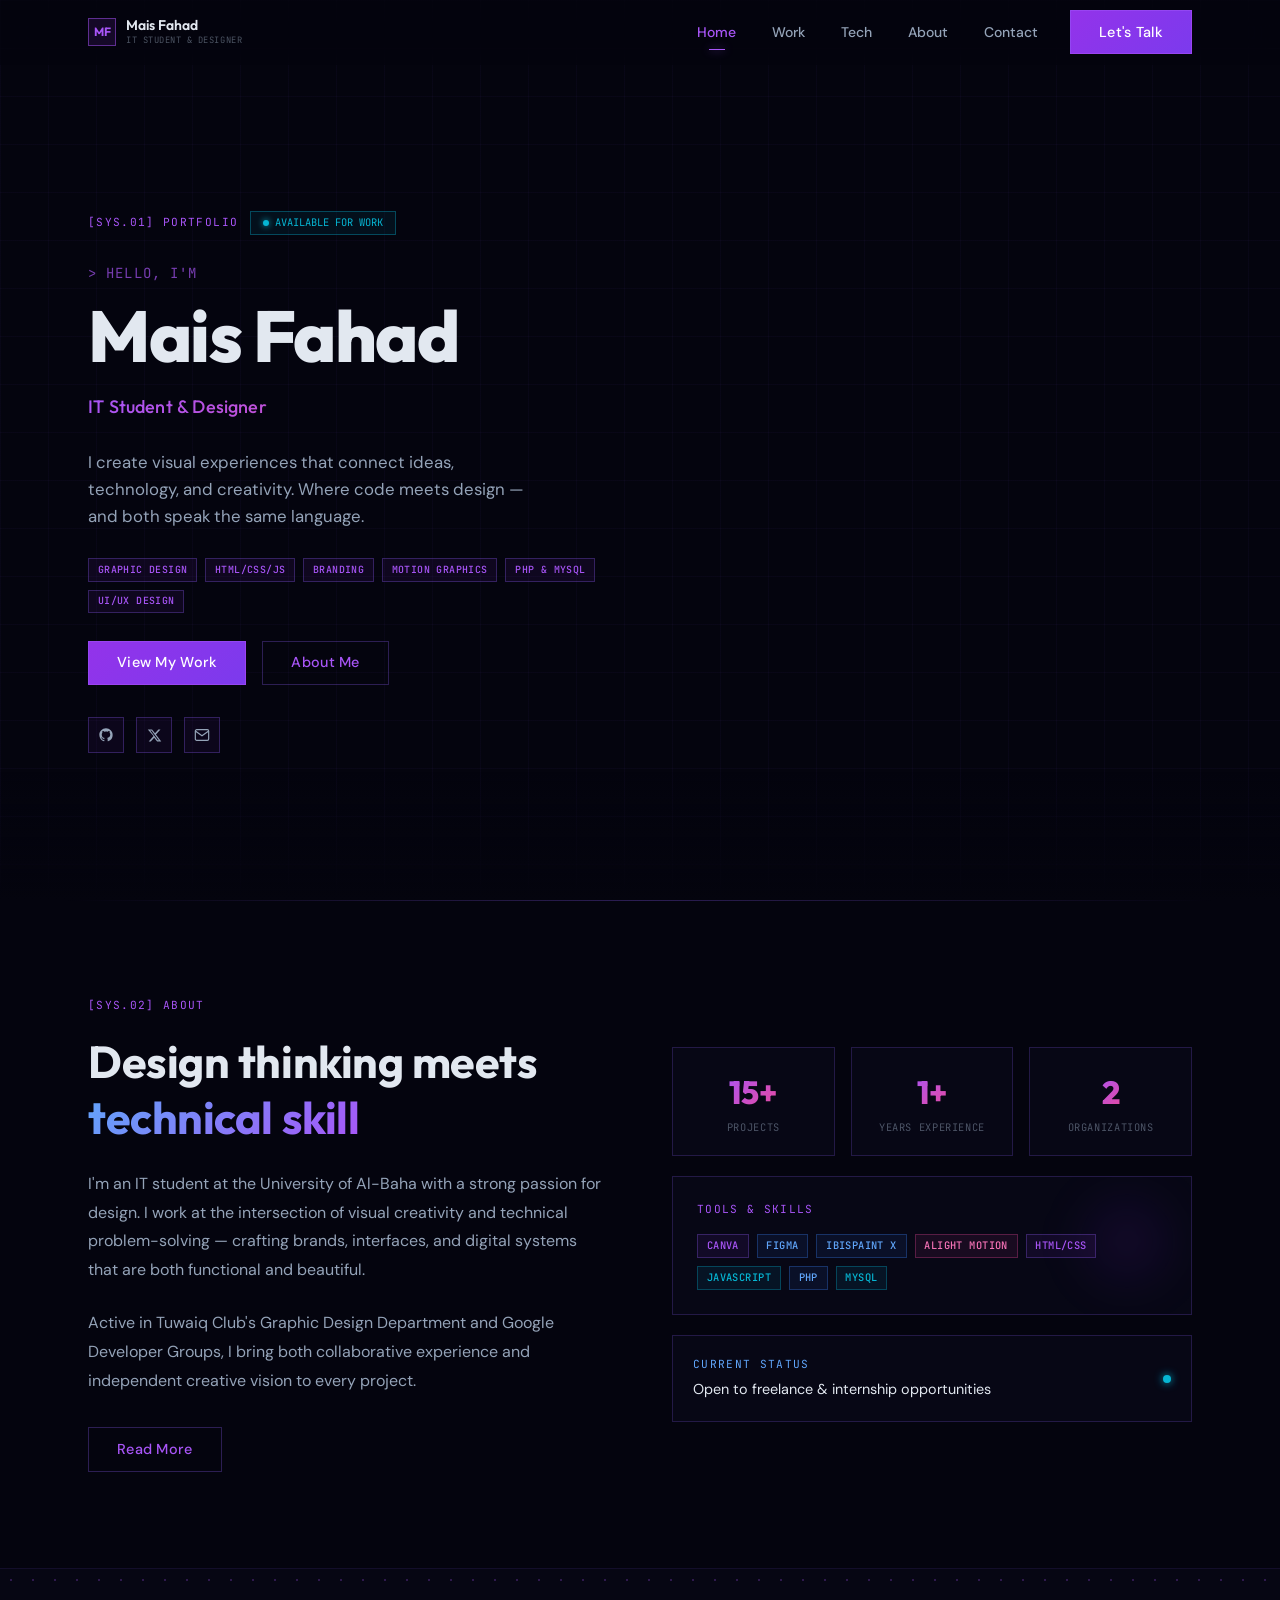
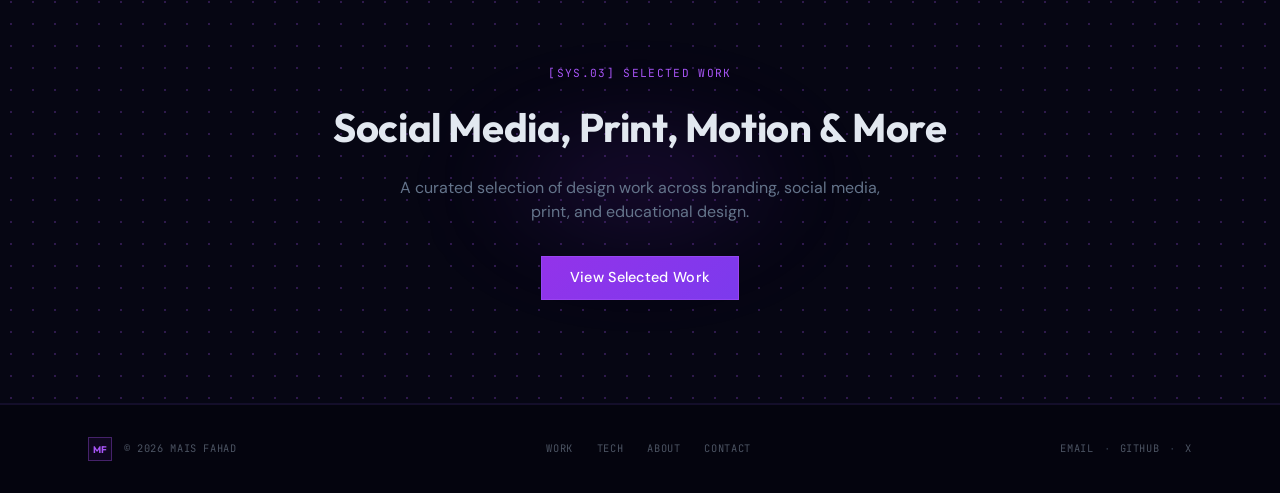
<file: index.html>
<!DOCTYPE html>
<html lang="en">
  <head>
    <meta charset="UTF-8" />
    <meta name="viewport" content="width=device-width, initial-scale=1.0" />
    <title>Mais Fahad — IT Student & Designer</title>
    <link rel="stylesheet" href="css/style.css" />
  </head>
  <body data-page="home">
    <div class="site">
      <!-- Very subtle pixel grid over entire site -->
      <div class="site-grid" aria-hidden="true"></div>

      <!-- ===== NAVIGATION ===== -->
      <header class="nav" id="nav">
        <nav class="nav__inner">
          <a href="index.html" class="nav__logo">
            <div class="nav__logo-mark"><span>MF</span></div>
            <div class="nav__logo-text">
              <span class="nav__logo-name">Mais Fahad</span>
              <span class="label-mono nav__logo-role">IT STUDENT &amp; DESIGNER</span>
            </div>
          </a>

          <!-- Desktop links -->
          <div class="nav__links">
            <a href="index.html" class="nav__link is-active">Home</a>
            <a href="work.html" class="nav__link">Work</a>
            <a href="tech.html" class="nav__link">Tech</a>
            <a href="about.html" class="nav__link">About</a>
            <a href="contact.html" class="nav__link">Contact</a>
            <a href="contact.html" class="btn-primary nav__cta">Let's Talk</a>
          </div>

          <!-- Mobile hamburger -->
          <button class="nav__toggle" id="nav-toggle" aria-label="Toggle menu" aria-expanded="false" aria-controls="mobile-menu" type="button">
            <span class="nav__toggle-bar"></span>
            <span class="nav__toggle-bar"></span>
            <span class="nav__toggle-bar"></span>
          </button>
        </nav>

        <!-- Mobile menu (opened by the hamburger) -->
        <div class="nav__mobile" id="mobile-menu">
          <a href="index.html" class="nav__mobile-link is-active">Home</a>
          <a href="work.html" class="nav__mobile-link">Work</a>
          <a href="tech.html" class="nav__mobile-link">Tech</a>
          <a href="about.html" class="nav__mobile-link">About</a>
          <a href="contact.html" class="nav__mobile-link">Contact</a>
        </div>
      </header>

      <!-- ===== PAGE CONTENT ===== -->
      <main class="site-main page-enter">
<!-- ===== HERO ===== -->
<section class="home-hero">
  <div class="home-hero__inner">
    <!-- Left: text -->
    <div class="home-hero__text">
      <div class="home-hero__eyebrow">
        <span class="section-label">[SYS.01] PORTFOLIO</span>
        <span class="home-hero__badge">
          <span class="home-hero__badge-dot"></span>
          AVAILABLE FOR WORK
        </span>
      </div>

      <div>
        <div class="home-hero__hello">&gt; HELLO, I'M</div>
        <h1 class="home-hero__title">Mais Fahad</h1>
        <div class="home-hero__role">IT Student &amp; Designer</div>
      </div>

      <p class="home-hero__intro">
        I create visual experiences that connect ideas, technology, and creativity.
        Where code meets design — and both speak the same language.
      </p>

      <div class="home-hero__skills">
          <span class="tag home-hero__skill">Graphic Design</span>
          <span class="tag home-hero__skill">HTML/CSS/JS</span>
          <span class="tag home-hero__skill">Branding</span>
          <span class="tag home-hero__skill">Motion Graphics</span>
          <span class="tag home-hero__skill">PHP &amp; MySQL</span>
          <span class="tag home-hero__skill">UI/UX Design</span>
      </div>

      <div class="home-hero__actions">
        <a href="work.html" class="btn-primary">View My Work</a>
        <a href="about.html" class="btn-ghost">About Me</a>
      </div>

      <div class="home-hero__socials">
        <a href="https://github.com/miishooo" target="_blank" rel="noopener noreferrer" aria-label="GitHub" class="home-social">
          <svg width="16" height="16" viewBox="0 0 24 24" fill="currentColor">
            <path d="M12 2C6.48 2 2 6.48 2 12c0 4.42 2.87 8.17 6.84 9.49.5.09.68-.22.68-.48v-1.7c-2.78.6-3.37-1.34-3.37-1.34-.46-1.16-1.11-1.47-1.11-1.47-.91-.62.07-.61.07-.61 1 .07 1.53 1.03 1.53 1.03.89 1.52 2.34 1.08 2.91.83.09-.65.35-1.08.63-1.33-2.22-.25-4.55-1.11-4.55-4.94 0-1.09.39-1.98 1.03-2.68-.1-.25-.45-1.27.1-2.64 0 0 .84-.27 2.75 1.02A9.56 9.56 0 0 1 12 6.8c.85 0 1.71.11 2.51.33 1.91-1.29 2.75-1.02 2.75-1.02.55 1.37.2 2.39.1 2.64.64.7 1.03 1.59 1.03 2.68 0 3.84-2.34 4.68-4.57 4.93.36.31.68.92.68 1.85v2.74c0 .27.18.58.69.48A10.01 10.01 0 0 0 22 12c0-5.52-4.48-10-10-10z" />
          </svg>
        </a>
        <a href="https://x.com/it_miso07?s=11" target="_blank" rel="noopener noreferrer" aria-label="X (Twitter)" class="home-social">
          <svg width="15" height="15" viewBox="0 0 24 24" fill="currentColor">
            <path d="M18.244 2.25h3.308l-7.227 8.26 8.502 11.24H16.17l-4.714-6.231-5.401 6.231H2.742l7.73-8.835L1.254 2.25H8.08l4.713 6.231zm-1.161 17.52h1.833L7.084 4.126H5.117z" />
          </svg>
        </a>
        <a href="mailto:maeesfahad@gmail.com" target="_blank" rel="noopener noreferrer" aria-label="Email" class="home-social">
          <svg width="16" height="16" viewBox="0 0 24 24" fill="none" stroke="currentColor" stroke-width="1.8">
            <path d="M4 4h16c1.1 0 2 .9 2 2v12c0 1.1-.9 2-2 2H4c-1.1 0-2-.9-2-2V6c0-1.1.9-2 2-2z" />
            <polyline points="22,6 12,13 2,6" />
          </svg>
        </a>
      </div>
    </div>

    <!-- Right: halftone composition (hidden below 1024px) -->
    <div class="home-hero__art">
      <div class="blob" aria-hidden="true">
        <div class="blob__orb blob__orb--hero-1"></div>
        <div class="blob__orb blob__orb--hero-2"></div>
        <div class="blob__orb blob__orb--hero-3"></div>
        <div class="blob__orb blob__orb--hero-4"></div>
        <div class="blob__dots"></div>
        <svg class="blob__art" viewBox="0 0 600 600" preserveAspectRatio="xMidYMid slice" fill="none">
          <!-- Crosshair top-right -->
          <g stroke="rgba(168,85,247,0.45)" stroke-width="0.8">
            <circle cx="470" cy="110" r="18" />
            <line x1="448" y1="110" x2="436" y2="110" />
            <line x1="492" y1="110" x2="504" y2="110" />
            <line x1="470" y1="88" x2="470" y2="76" />
            <line x1="470" y1="132" x2="470" y2="144" />
          </g>
          <!-- Crosshair bottom-left -->
          <g stroke="rgba(59,130,246,0.35)" stroke-width="0.8">
            <circle cx="80" cy="490" r="12" />
            <line x1="64" y1="490" x2="56" y2="490" />
            <line x1="96" y1="490" x2="104" y2="490" />
            <line x1="80" y1="474" x2="80" y2="466" />
            <line x1="80" y1="506" x2="80" y2="514" />
          </g>
          <!-- Corner brackets -->
          <g stroke="rgba(236,72,153,0.4)" stroke-width="0.8">
            <polyline points="120,60 96,60 96,90" />
            <polyline points="510,420 534,420 534,450" />
          </g>
          <!-- Coordinate labels -->
          <text x="102" y="56" fill="rgba(168,85,247,0.45)" font-size="7.5" font-family="JetBrains Mono, monospace">[24.68°N // 46.72°E]</text>
          <text x="536" y="418" fill="rgba(236,72,153,0.4)" font-size="7.5" font-family="JetBrains Mono, monospace">SYS.ID_MF.01</text>
          <text x="86" y="522" fill="rgba(59,130,246,0.35)" font-size="7.5" font-family="JetBrains Mono, monospace">INIT::DESIGN</text>
          <!-- Plus accents -->
          <g stroke="rgba(251,191,36,0.55)" stroke-width="1.5">
            <line x1="215" y1="530" x2="225" y2="530" />
            <line x1="220" y1="525" x2="220" y2="535" />
          </g>
          <g stroke="rgba(249,115,22,0.5)" stroke-width="1.5">
            <line x1="545" y1="220" x2="555" y2="220" />
            <line x1="550" y1="215" x2="550" y2="225" />
          </g>
          <g stroke="rgba(251,191,36,0.4)" stroke-width="1.5">
            <line x1="38" y1="160" x2="46" y2="160" />
            <line x1="42" y1="156" x2="42" y2="164" />
          </g>
          <!-- Thin structural lines -->
          <line x1="0" y1="310" x2="60" y2="310" stroke="rgba(139,92,246,0.12)" stroke-width="1" />
          <line x1="540" y1="310" x2="600" y2="310" stroke="rgba(139,92,246,0.12)" stroke-width="1" />
          <line x1="460" y1="0" x2="460" y2="60" stroke="rgba(59,130,246,0.12)" stroke-width="1" />
          <line x1="460" y1="540" x2="460" y2="600" stroke="rgba(59,130,246,0.12)" stroke-width="1" />
          <!-- Small dots -->
          <circle cx="350" cy="540" r="2" fill="rgba(168,85,247,0.4)" />
          <circle cx="360" cy="540" r="2" fill="rgba(236,72,153,0.35)" />
          <circle cx="370" cy="540" r="2" fill="rgba(59,130,246,0.3)" />
          <circle cx="50" cy="260" r="2" fill="rgba(249,115,22,0.45)" />
        </svg>
      </div>

    </div>
  </div>

  <!-- Bottom fade -->
  <div class="home-hero__fade" aria-hidden="true"></div>
</section>

<!-- ===== DIVIDER ===== -->
<div class="thin-divider home-divider"></div>

<!-- ===== ABOUT PREVIEW ===== -->
<section class="home-about">
  <div class="home-about__grid">
    <div>
      <div class="section-label home-about__label">[SYS.02] ABOUT</div>
      <h2 class="home-heading home-about__title">
        Design thinking meets
        <span class="gradient-text-blue">technical skill</span>
      </h2>
      <p class="home-about__text home-about__text--first">
        I'm an IT student at the University of Al-Baha with a strong passion for design.
        I work at the intersection of visual creativity and technical problem-solving —
        crafting brands, interfaces, and digital systems that are both functional and beautiful.
      </p>
      <p class="home-about__text home-about__text--last">
        Active in Tuwaiq Club's Graphic Design Department and Google Developer Groups,
        I bring both collaborative experience and independent creative vision to every project.
      </p>
      <a href="about.html" class="btn-ghost home-about__more">Read More</a>
    </div>

    <!-- Stats + skills side -->
    <div class="home-about__side">
      <div class="home-stats">
          <div class="neon-card home-stat">
            <span class="home-stat__value">15+</span>
            <span class="label-mono">PROJECTS</span>
          </div>
          <div class="neon-card home-stat">
            <span class="home-stat__value">1+</span>
            <span class="label-mono">YEARS EXPERIENCE</span>
          </div>
          <div class="neon-card home-stat">
            <span class="home-stat__value">2</span>
            <span class="label-mono">ORGANIZATIONS</span>
          </div>
      </div>

      <div class="neon-card home-tools">
        <div class="home-tools__glow" aria-hidden="true"></div>
        <div class="section-label home-tools__label">TOOLS &amp; SKILLS</div>
        <div class="home-tools__list">
            <span class="tag">Canva</span>
            <span class="tag tag-blue">Figma</span>
            <span class="tag tag-blue">ibisPaint X </span>
            <span class="tag tag-pink">Alight Motion</span>
            <span class="tag">HTML/CSS</span>
            <span class="tag tag-cyan">JavaScript</span>
            <span class="tag tag-blue">PHP</span>
            <span class="tag tag-cyan">MySQL</span>
        </div>
      </div>

      <div class="neon-card neon-card-blue home-status">
        <div>
          <div class="section-label home-status__label">CURRENT STATUS</div>
          <span class="home-status__text">Open to freelance &amp; internship opportunities</span>
        </div>
        <div class="home-status__dot"></div>
      </div>
    </div>
  </div>
</section>

<!-- ===== WORK PREVIEW CTA ===== -->
<section class="home-cta">
  <div class="home-cta__dots" aria-hidden="true"></div>
  <div class="home-cta__glow" aria-hidden="true"></div>
  <div class="home-cta__inner">
    <div class="section-label home-cta__label">[SYS.03] SELECTED WORK</div>
    <h2 class="home-heading home-cta__title">Social Media, Print, Motion &amp; More</h2>
    <p class="home-cta__text">
      A curated selection of design work across branding, social media, print, and educational design.
    </p>
    <a href="work.html" class="btn-primary home-cta__button">View Selected Work</a>
  </div>
</section>
      </main>

      <!-- ===== FOOTER ===== -->
      <footer class="footer">
        <div class="footer__inner">
          <div class="footer__brand">
            <div class="footer__logo-mark"><span>MF</span></div>
            <span class="label-mono">© 2026 MAIS FAHAD</span>
          </div>

          <div class="footer__nav">
            <a href="work.html" class="label-mono">WORK</a>
            <a href="tech.html" class="label-mono">TECH</a>
            <a href="about.html" class="label-mono">ABOUT</a>
            <a href="contact.html" class="label-mono">CONTACT</a>
          </div>

          <div class="footer__social">
            <a href="mailto:maeesfahad@gmail.com" class="label-mono">EMAIL</a>
            <span class="footer__sep">·</span>
            <a href="https://github.com/miishooo" target="_blank" rel="noopener noreferrer" class="label-mono">GITHUB</a>
            <span class="footer__sep">·</span>
            <a href="https://x.com/it_miso07?s=11" target="_blank" rel="noopener noreferrer" class="label-mono">X</a>
          </div>
        </div>
      </footer>
    </div>

    <script src="js/script.js"></script>
  </body>
</html>
</file>
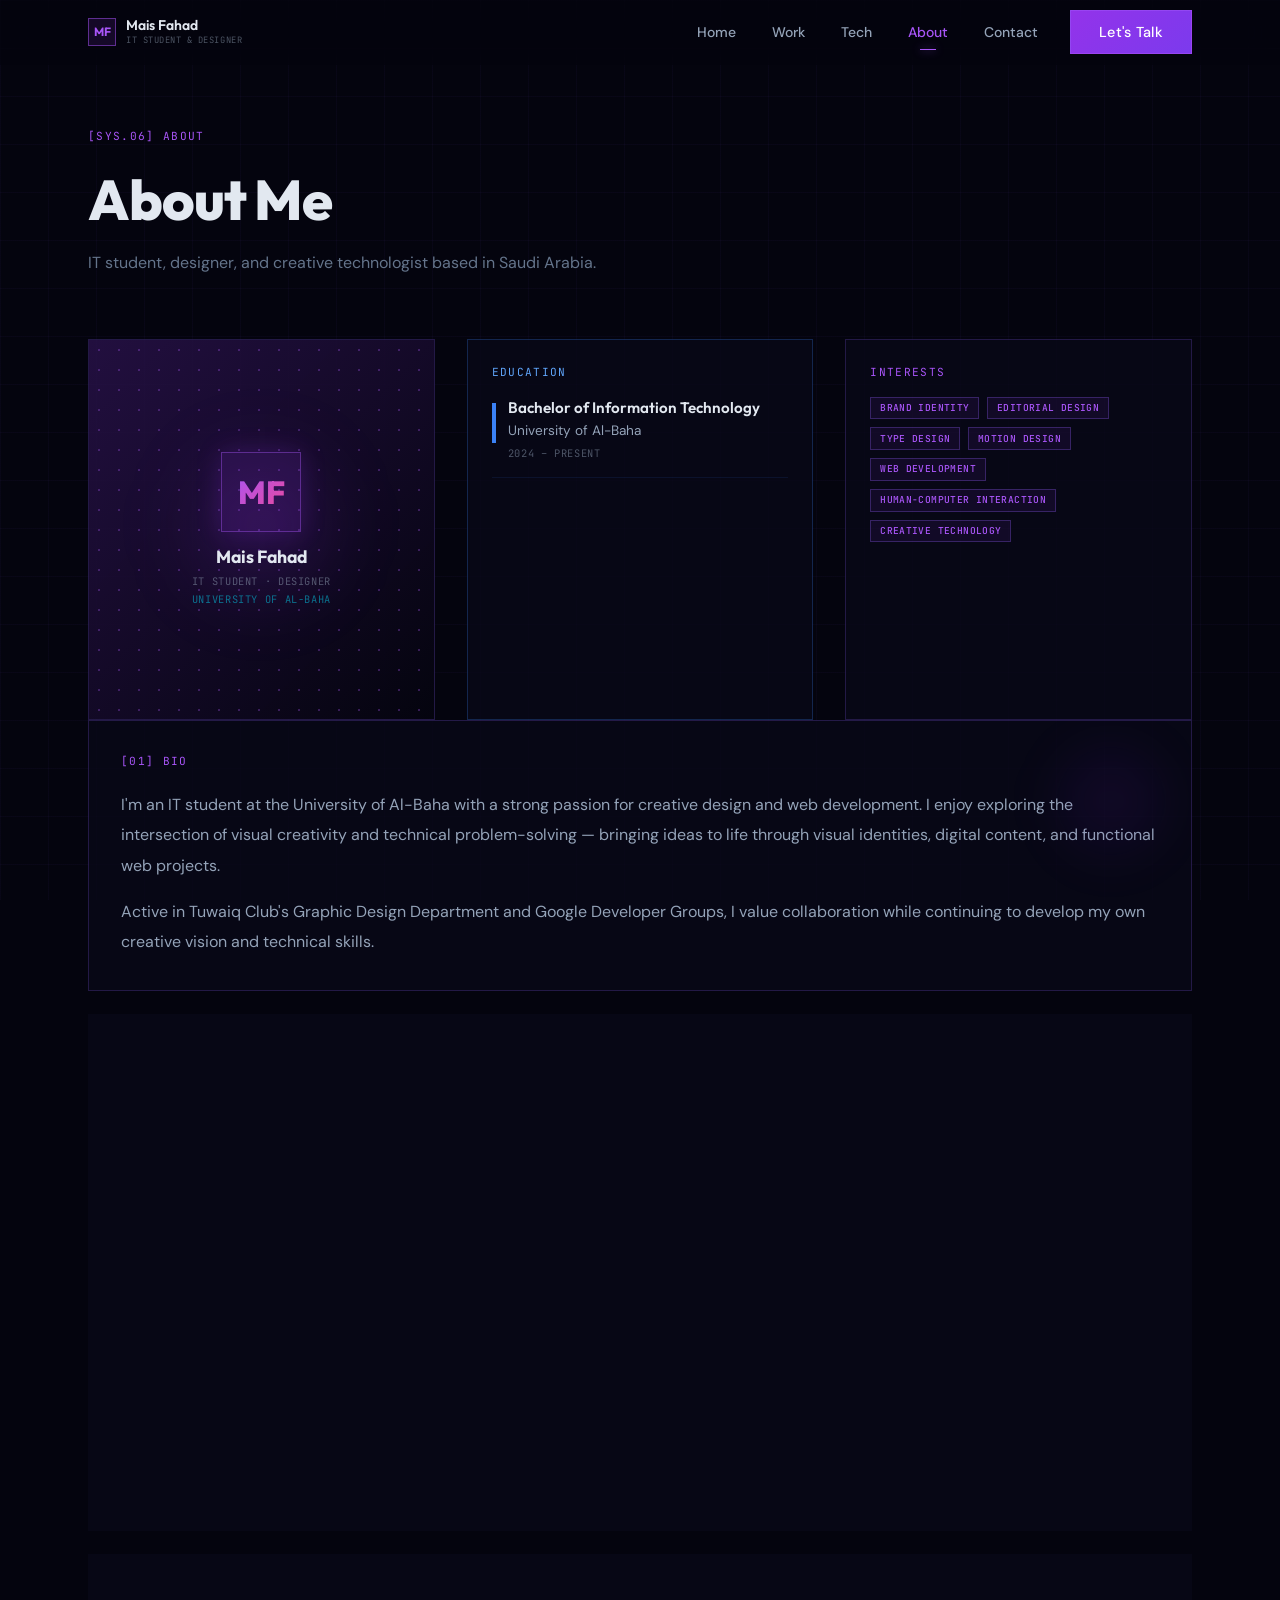
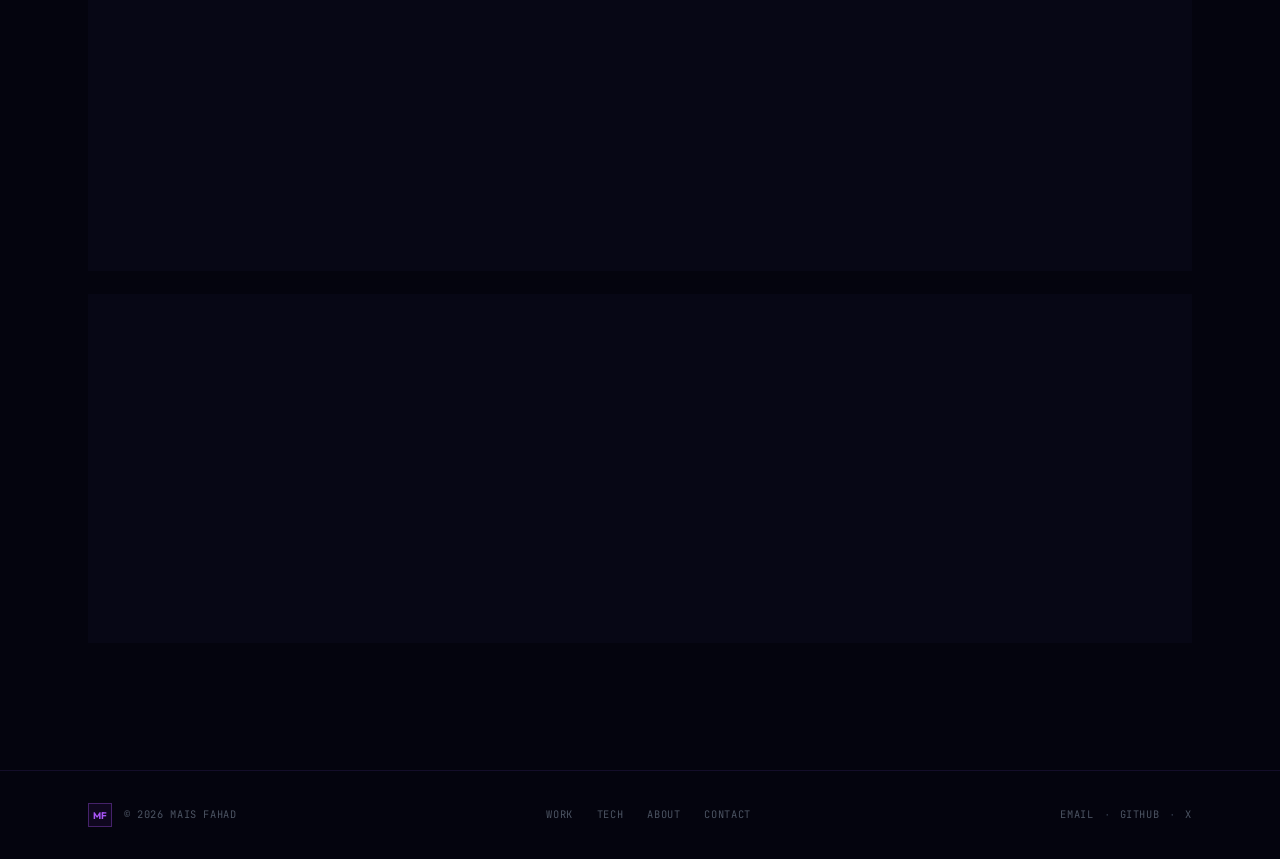
<file: about.html>
<!DOCTYPE html>
<html lang="en">
  <head>
    <meta charset="UTF-8" />
    <meta name="viewport" content="width=device-width, initial-scale=1.0" />
    <title>About — Mais Fahad</title>
    <link rel="stylesheet" href="css/style.css" />
  </head>
  <body data-page="about">
    <div class="site">
      <!-- Very subtle pixel grid over entire site -->
      <div class="site-grid" aria-hidden="true"></div>

      <!-- ===== NAVIGATION ===== -->
      <header class="nav" id="nav">
        <nav class="nav__inner">
          <a href="index.html" class="nav__logo">
            <div class="nav__logo-mark"><span>MF</span></div>
            <div class="nav__logo-text">
              <span class="nav__logo-name">Mais Fahad</span>
              <span class="label-mono nav__logo-role">IT STUDENT &amp; DESIGNER</span>
            </div>
          </a>

          <!-- Desktop links -->
          <div class="nav__links">
            <a href="index.html" class="nav__link">Home</a>
            <a href="work.html" class="nav__link">Work</a>
            <a href="tech.html" class="nav__link">Tech</a>
            <a href="about.html" class="nav__link is-active">About</a>
            <a href="contact.html" class="nav__link">Contact</a>
            <a href="contact.html" class="btn-primary nav__cta">Let's Talk</a>
          </div>

          <!-- Mobile hamburger -->
          <button class="nav__toggle" id="nav-toggle" aria-label="Toggle menu" aria-expanded="false" aria-controls="mobile-menu" type="button">
            <span class="nav__toggle-bar"></span>
            <span class="nav__toggle-bar"></span>
            <span class="nav__toggle-bar"></span>
          </button>
        </nav>

        <!-- Mobile menu (opened by the hamburger) -->
        <div class="nav__mobile" id="mobile-menu">
          <a href="index.html" class="nav__mobile-link">Home</a>
          <a href="work.html" class="nav__mobile-link">Work</a>
          <a href="tech.html" class="nav__mobile-link">Tech</a>
          <a href="about.html" class="nav__mobile-link is-active">About</a>
          <a href="contact.html" class="nav__mobile-link">Contact</a>
        </div>
      </header>

      <!-- ===== PAGE CONTENT ===== -->
      <main class="site-main page-enter">
<div class="about">
  <!-- ===== HEADER ===== -->
  <div class="about__header">
    <div class="section-label about__eyebrow">[SYS.06] ABOUT</div>
    <h1 class="about__title">About Me</h1>
    <p class="about__intro">IT student, designer, and creative technologist based in Saudi Arabia.</p>
  </div>

  <!-- ===== IDENTITY / EDUCATION / INTERESTS ===== -->
  <div class="about__top">
    <!-- Avatar / identity card -->
    <div>
      <div class="neon-card about-identity">
        <div class="about-identity__bg"></div>
        <div class="about-identity__dots"></div>
        <div class="about-identity__glow" aria-hidden="true"></div>
        <div class="about-identity__content">
          <div class="about-identity__monogram">
            <span class="about-identity__initials">MF</span>
          </div>
          <div class="about-identity__text">
            <div class="about-identity__name">Mais Fahad</div>
            <div class="label-mono about-identity__role">IT STUDENT · DESIGNER</div>
            <div class="label-mono about-identity__school">UNIVERSITY OF AL-BAHA</div>
          </div>
        </div>
      </div>
    </div>

    <!-- Education -->
    <div class="neon-card about-education">
      <div class="section-label about-education__label">EDUCATION</div>
      <div class="about-education__item">
        <div class="about-education__bar"></div>
        <div>
          <div class="about-education__degree">Bachelor of Information Technology</div>
          <div class="about-education__school">University of Al-Baha</div>
          <div class="label-mono about-education__dates">2024 – PRESENT</div>
        </div>
      </div>
    </div>

    <!-- Interests -->
    <div class="neon-card about-interests">
      <div class="section-label about-interests__label">INTERESTS</div>
      <div class="about-interests__list">
        <span class="tag about-tag">Brand Identity</span>
        <span class="tag about-tag">Editorial Design</span>
        <span class="tag about-tag">Type Design</span>
        <span class="tag about-tag">Motion Design</span>
        <span class="tag about-tag">Web Development</span>
        <span class="tag about-tag">Human-Computer Interaction</span>
        <span class="tag about-tag">Creative Technology</span>
      </div>
    </div>
  </div>

  <!-- ===== MAIN COLUMN ===== -->
  <div class="about__main">
    <!-- Bio -->
    <div class="neon-card about-card about-bio">
      <div class="about-bio__glow" aria-hidden="true"></div>
      <div class="section-label about-card__label">[01] BIO</div>
      <p class="about-bio__text about-bio__text--spaced">
        I'm an IT student at the University of Al-Baha with a strong passion for creative 
        design and web development. I enjoy exploring the intersection of visual creativity
        and technical problem-solving — bringing ideas to life through visual identities, 
        digital content, and functional web projects.
      </p>
      <p class="about-bio__text">
        Active in Tuwaiq Club's Graphic Design Department and Google Developer Groups, I value
        collaboration while continuing to develop my own creative vision and technical skills.
      </p>
    </div>

    <!-- Skills -->
    <div class="neon-card about-card">
      <div class="section-label about-card__label about-card__label--lg">[02] SKILLS</div>
      <div class="about-skills">
        <div class="about-skill about-accent--pink about-skill--graphic">
          <div class="about-skill__head">
            <span class="about-skill__name">Graphic Design</span>
            <span class="label-mono">100%</span>
          </div>
          <div class="about-skill__track">
            <div class="about-skill__fill"></div>
            <div class="about-skill__marker"></div>
          </div>
        </div>
        <div class="about-skill about-accent--blue about-skill--html-css">
          <div class="about-skill__head">
            <span class="about-skill__name">HTML &amp; CSS</span>
            <span class="label-mono">95%</span>
          </div>
          <div class="about-skill__track">
            <div class="about-skill__fill"></div>
            <div class="about-skill__marker"></div>
          </div>
        </div>
        <div class="about-skill about-accent--yellow about-skill--javascript">
          <div class="about-skill__head">
            <span class="about-skill__name">JavaScript</span>
            <span class="label-mono">88%</span>
          </div>
          <div class="about-skill__track">
            <div class="about-skill__fill"></div>
            <div class="about-skill__marker"></div>
          </div>
        </div>
        <div class="about-skill about-accent--purple about-skill--branding">
          <div class="about-skill__head">
            <span class="about-skill__name">Branding</span>
            <span class="label-mono">80%</span>
          </div>
          <div class="about-skill__track">
            <div class="about-skill__fill"></div>
            <div class="about-skill__marker"></div>
          </div>
        </div>
        <div class="about-skill about-accent--orange about-skill--motion">
          <div class="about-skill__head">
            <span class="about-skill__name">Motion Graphics</span>
            <span class="label-mono">85%</span>
          </div>
          <div class="about-skill__track">
            <div class="about-skill__fill"></div>
            <div class="about-skill__marker"></div>
          </div>
        </div>
        <div class="about-skill about-accent--purple about-skill--php">
          <div class="about-skill__head">
            <span class="about-skill__name">PHP</span>
            <span class="label-mono">80%</span>
          </div>
          <div class="about-skill__track">
            <div class="about-skill__fill"></div>
            <div class="about-skill__marker"></div>
          </div>
        </div>
        <div class="about-skill about-accent--cyan about-skill--mysql">
          <div class="about-skill__head">
            <span class="about-skill__name">MySQL</span>
            <span class="label-mono">80%</span>
          </div>
          <div class="about-skill__track">
            <div class="about-skill__fill"></div>
            <div class="about-skill__marker"></div>
          </div>
        </div>
      <div class="about-skill about-accent--yellow about-skill--ui-ux">
          <div class="about-skill__head">
            <span class="about-skill__name">UI/UX Design</span>
            <span class="label-mono">75%</span>
          </div>
          <div class="about-skill__track">
            <div class="about-skill__fill"></div>
            <div class="about-skill__marker"></div>
          </div>
        </div>
     </div>
    </div>

    <!-- Tools -->
    <div class="neon-card about-card">
      <div class="section-label about-card__label">[03] TOOLS</div>
      <div class="about-tools">
        <div class="about-tool about-accent--lilac">
          <div class="about-tool__bar"></div>
          <div>
            <div class="about-tool__name">Canva</div>
            <div class="label-mono about-tool__category">DESIGN</div>
          </div>
        </div>
         <div class="about-tool about-accent--orange">
          <div class="about-tool__bar"></div>
          <div>
            <div class="about-tool__name">VS Code</div>
            <div class="label-mono about-tool__category">DEVELOPMENT</div>
          </div>
        </div>
        <div class="about-tool about-accent--lilac">
          <div class="about-tool__bar"></div>
          <div>
            <div class="about-tool__name">Figma</div>
            <div class="label-mono about-tool__category">DESIGN</div>
          </div>
        </div>
        <div class="about-tool about-accent--blue">
          <div class="about-tool__bar"></div>
          <div>
            <div class="about-tool__name">ibisPaint X </div>
            <div class="label-mono about-tool__category">ANIMATION</div>
          </div>
        </div>
        <div class="about-tool about-accent--cyan">
          <div class="about-tool__bar"></div>
          <div>
            <div class="about-tool__name">Alight Motion</div>
            <div class="label-mono about-tool__category">MOTION</div>
          </div>
        </div>
      </div>
    </div>

    <!-- Experience -->
    <div class="neon-card about-card">
      <div class="section-label about-card__label about-card__label--lg">[04] EXPERIENCE</div>
      <div class="about-timeline">
        <div class="about-timeline__item about-accent--lilac">
          <div class="about-timeline__rail">
            <div class="about-timeline__dot"></div>
            <div class="about-timeline__line"></div>
          </div>
          <div class="about-timeline__body">
            <div class="about-timeline__head">
              <div>
                <div class="about-timeline__org">Tuwaiq Club</div>
                <div class="about-timeline__role">Graphic Design Department</div>
              </div>
              <span class="tag about-timeline__tag">University Club</span>
            </div>
            <p class="about-timeline__text">Designed visual content for data science and AI events, summer challenge campaigns, calendars, and educational materials. Led visual direction for several club initiatives.</p>
          </div>
        </div>

        <div class="about-timeline__item about-accent--blue">
          <div class="about-timeline__rail">
            <div class="about-timeline__dot"></div>
          </div>
          <div class="about-timeline__body">
            <div class="about-timeline__head">
              <div>
                <div class="about-timeline__org">Google Developer Groups</div>
                <div class="about-timeline__role">University of Al Baha</div>
              </div>
              <span class="tag about-timeline__tag">University Club</span>
            </div>
            <p class="about-timeline__text">Created visual content for GDG UBA events including the Big Sisters initiative and data privacy awareness campaigns. Contributed to building a consistent brand voice for the chapter.</p>
          </div>
        </div>
      </div>
    </div>
  </div>
</div>
      </main>

      <!-- ===== FOOTER ===== -->
      <footer class="footer">
        <div class="footer__inner">
          <div class="footer__brand">
            <div class="footer__logo-mark"><span>MF</span></div>
            <span class="label-mono">© 2026 MAIS FAHAD</span>
          </div>

          <div class="footer__nav">
            <a href="work.html" class="label-mono">WORK</a>
            <a href="tech.html" class="label-mono">TECH</a>
            <a href="about.html" class="label-mono">ABOUT</a>
            <a href="contact.html" class="label-mono">CONTACT</a>
          </div>

          <div class="footer__social">
            <a href="mailto:maeesfahad@gmail.com" class="label-mono">EMAIL</a>
            <span class="footer__sep">·</span>
            <a href="https://github.com/miishooo" target="_blank" rel="noopener noreferrer" class="label-mono">GITHUB</a>
            <span class="footer__sep">·</span>
            <a href="https://x.com/it_miso07?s=11" target="_blank" rel="noopener noreferrer" class="label-mono">X</a>
          </div>
        </div>
      </footer>
    </div>

    <script src="js/script.js"></script>
  </body>
</html>
</file>
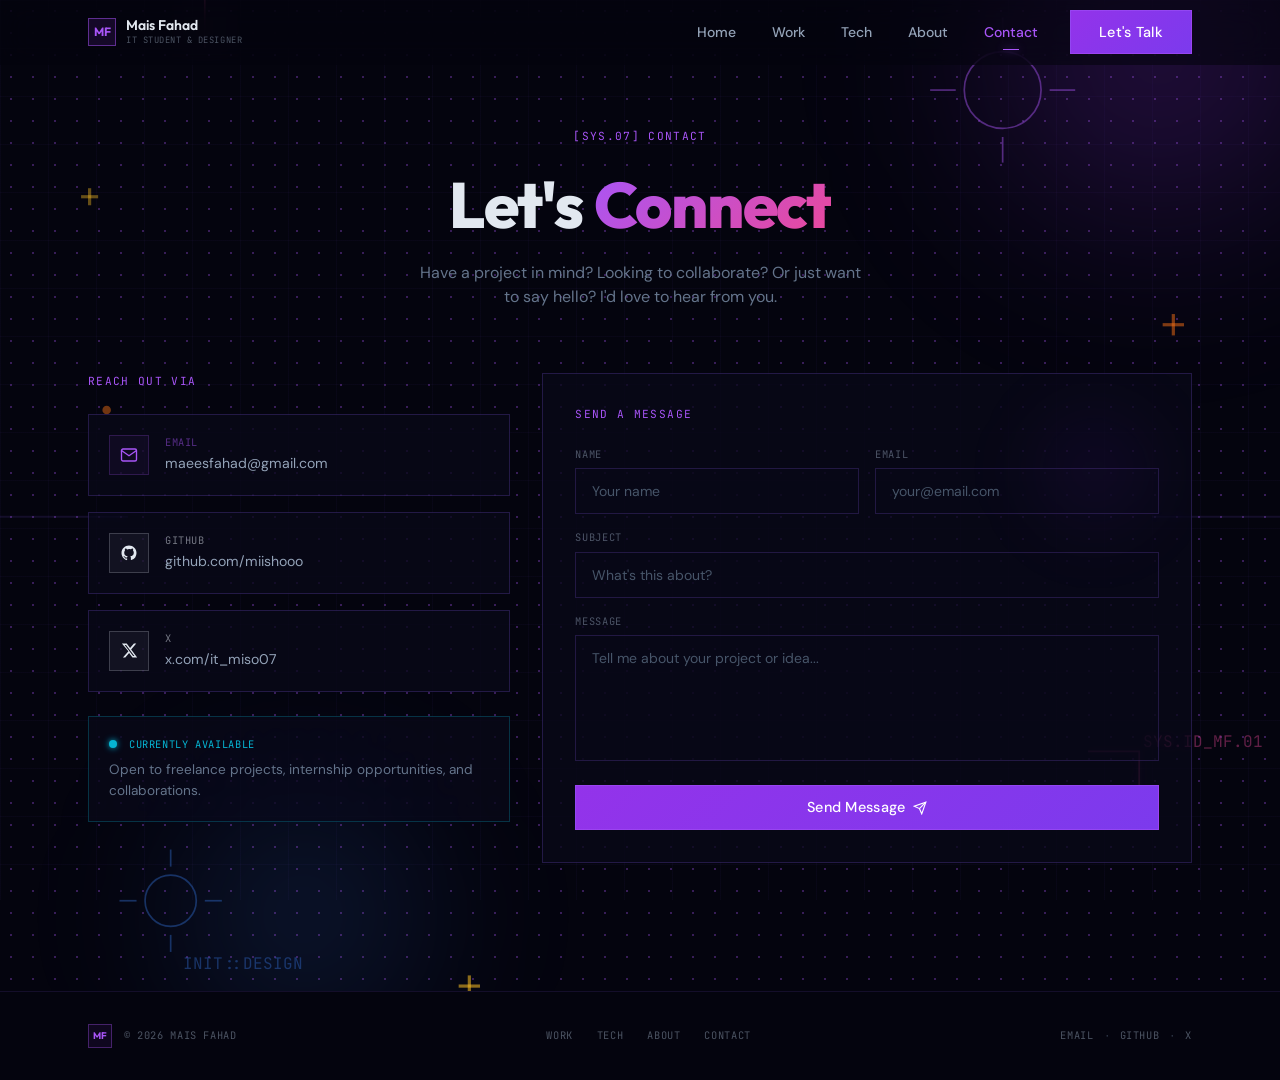
<file: contact.html>
<!DOCTYPE html>
<html lang="en">
  <head>
    <meta charset="UTF-8" />
    <meta name="viewport" content="width=device-width, initial-scale=1.0" />
    <title>Contact — Mais Fahad</title>
    <link rel="stylesheet" href="css/style.css" />
  </head>
  <body data-page="contact">
    <div class="site">
      <!-- Very subtle pixel grid over entire site -->
      <div class="site-grid" aria-hidden="true"></div>

      <!-- ===== NAVIGATION ===== -->
      <header class="nav" id="nav">
        <nav class="nav__inner">
          <a href="index.html" class="nav__logo">
            <div class="nav__logo-mark"><span>MF</span></div>
            <div class="nav__logo-text">
              <span class="nav__logo-name">Mais Fahad</span>
              <span class="label-mono nav__logo-role">IT STUDENT &amp; DESIGNER</span>
            </div>
          </a>

          <!-- Desktop links -->
          <div class="nav__links">
            <a href="index.html" class="nav__link">Home</a>
            <a href="work.html" class="nav__link">Work</a>
            <a href="tech.html" class="nav__link">Tech</a>
            <a href="about.html" class="nav__link">About</a>
            <a href="contact.html" class="nav__link is-active">Contact</a>
            <a href="contact.html" class="btn-primary nav__cta">Let's Talk</a>
          </div>

          <!-- Mobile hamburger -->
          <button class="nav__toggle" id="nav-toggle" aria-label="Toggle menu" aria-expanded="false" aria-controls="mobile-menu" type="button">
            <span class="nav__toggle-bar"></span>
            <span class="nav__toggle-bar"></span>
            <span class="nav__toggle-bar"></span>
          </button>
        </nav>

        <!-- Mobile menu (opened by the hamburger) -->
        <div class="nav__mobile" id="mobile-menu">
          <a href="index.html" class="nav__mobile-link">Home</a>
          <a href="work.html" class="nav__mobile-link">Work</a>
          <a href="tech.html" class="nav__mobile-link">Tech</a>
          <a href="about.html" class="nav__mobile-link">About</a>
          <a href="contact.html" class="nav__mobile-link is-active">Contact</a>
        </div>
      </header>

      <!-- ===== PAGE CONTENT ===== -->
      <main class="site-main page-enter">
<div class="contact">
  <div class="contact__bg" aria-hidden="true">
    <!-- HalftoneBlob (contact) -->
    <div class="blob blob--fill" aria-hidden="true">
      <div class="blob__orb blob__orb--contact-1"></div>
      <div class="blob__orb blob__orb--contact-2"></div>
      <div class="blob__dots"></div>
      <svg class="blob__art" viewBox="0 0 600 600" preserveAspectRatio="xMidYMid slice" fill="none">
        <!-- Crosshair top-right -->
        <g stroke="rgba(168,85,247,0.45)" stroke-width="0.8">
          <circle cx="470" cy="110" r="18" />
          <line x1="448" y1="110" x2="436" y2="110" />
          <line x1="492" y1="110" x2="504" y2="110" />
          <line x1="470" y1="88" x2="470" y2="76" />
          <line x1="470" y1="132" x2="470" y2="144" />
        </g>
        <!-- Crosshair bottom-left -->
        <g stroke="rgba(59,130,246,0.35)" stroke-width="0.8">
          <circle cx="80" cy="490" r="12" />
          <line x1="64" y1="490" x2="56" y2="490" />
          <line x1="96" y1="490" x2="104" y2="490" />
          <line x1="80" y1="474" x2="80" y2="466" />
          <line x1="80" y1="506" x2="80" y2="514" />
        </g>
        <!-- Corner brackets -->
        <g stroke="rgba(236,72,153,0.4)" stroke-width="0.8">
          <polyline points="120,60 96,60 96,90" />
          <polyline points="510,420 534,420 534,450" />
        </g>
        <!-- Coordinate labels -->
        <text x="102" y="56" fill="rgba(168,85,247,0.45)" font-size="7.5" font-family="JetBrains Mono, monospace">[24.68°N // 46.72°E]</text>
        <text x="536" y="418" fill="rgba(236,72,153,0.4)" font-size="7.5" font-family="JetBrains Mono, monospace">SYS.ID_MF.01</text>
        <text x="86" y="522" fill="rgba(59,130,246,0.35)" font-size="7.5" font-family="JetBrains Mono, monospace">INIT::DESIGN</text>
        <!-- Plus accents -->
        <g stroke="rgba(251,191,36,0.55)" stroke-width="1.5">
          <line x1="215" y1="530" x2="225" y2="530" />
          <line x1="220" y1="525" x2="220" y2="535" />
        </g>
        <g stroke="rgba(249,115,22,0.5)" stroke-width="1.5">
          <line x1="545" y1="220" x2="555" y2="220" />
          <line x1="550" y1="215" x2="550" y2="225" />
        </g>
        <g stroke="rgba(251,191,36,0.4)" stroke-width="1.5">
          <line x1="38" y1="160" x2="46" y2="160" />
          <line x1="42" y1="156" x2="42" y2="164" />
        </g>
        <!-- Thin structural lines -->
        <line x1="0" y1="310" x2="60" y2="310" stroke="rgba(139,92,246,0.12)" stroke-width="1" />
        <line x1="540" y1="310" x2="600" y2="310" stroke="rgba(139,92,246,0.12)" stroke-width="1" />
        <line x1="460" y1="0" x2="460" y2="60" stroke="rgba(59,130,246,0.12)" stroke-width="1" />
        <line x1="460" y1="540" x2="460" y2="600" stroke="rgba(59,130,246,0.12)" stroke-width="1" />
        <!-- Small dots -->
        <circle cx="350" cy="540" r="2" fill="rgba(168,85,247,0.4)" />
        <circle cx="360" cy="540" r="2" fill="rgba(236,72,153,0.35)" />
        <circle cx="370" cy="540" r="2" fill="rgba(59,130,246,0.3)" />
        <circle cx="50" cy="260" r="2" fill="rgba(249,115,22,0.45)" />
      </svg>
    </div>
  </div>

  <div class="contact__container">
    <!-- ===== HEADER ===== -->
    <div class="contact-header">
      <div class="section-label contact-header__label">[SYS.07] CONTACT</div>
      <h1 class="contact-header__title">Let's <span class="contact-header__title-accent">Connect</span></h1>
      <p class="contact-header__text">
        Have a project in mind? Looking to collaborate? Or just want to say hello?
        I'd love to hear from you.
      </p>
    </div>

    <div class="contact-layout">
      <!-- ===== CONTACT METHODS ===== -->
      <div class="contact-methods">
        <div class="section-label contact-methods__title">REACH OUT VIA</div>

        <a href="mailto:maeesfahad@gmail.com" class="neon-card contact-method contact-method--email">
          <div class="contact-method__icon">
            <svg width="18" height="18" viewBox="0 0 24 24" fill="none" stroke="currentColor" stroke-width="1.8">
              <path d="M4 4h16c1.1 0 2 .9 2 2v12c0 1.1-.9 2-2 2H4c-1.1 0-2-.9-2-2V6c0-1.1.9-2 2-2z"/>
              <polyline points="22,6 12,13 2,6"/>
            </svg>
          </div>
          <div class="contact-method__body">
            <div class="label-mono contact-method__id">EMAIL</div>
            <div class="contact-method__value">maeesfahad@gmail.com</div>
          </div>
          <svg class="contact-method__arrow" width="14" height="14" viewBox="0 0 24 24" fill="none" stroke="currentColor" stroke-width="2">
            <line x1="7" y1="17" x2="17" y2="7"/><polyline points="7 7 17 7 17 17"/>
          </svg>
        </a>

        <a href="https://github.com/miishooo" target="_blank" rel="noopener noreferrer" class="neon-card contact-method contact-method--github">
          <div class="contact-method__icon">
            <svg width="18" height="18" viewBox="0 0 24 24" fill="currentColor">
              <path d="M12 2C6.48 2 2 6.48 2 12c0 4.42 2.87 8.17 6.84 9.49.5.09.68-.22.68-.48v-1.7c-2.78.6-3.37-1.34-3.37-1.34-.46-1.16-1.11-1.47-1.11-1.47-.91-.62.07-.61.07-.61 1 .07 1.53 1.03 1.53 1.03.89 1.52 2.34 1.08 2.91.83.09-.65.35-1.08.63-1.33-2.22-.25-4.55-1.11-4.55-4.94 0-1.09.39-1.98 1.03-2.68-.1-.25-.45-1.27.1-2.64 0 0 .84-.27 2.75 1.02A9.56 9.56 0 0 1 12 6.8c.85 0 1.71.11 2.51.33 1.91-1.29 2.75-1.02 2.75-1.02.55 1.37.2 2.39.1 2.64.64.7 1.03 1.59 1.03 2.68 0 3.84-2.34 4.68-4.57 4.93.36.31.68.92.68 1.85v2.74c0 .27.18.58.69.48A10.01 10.01 0 0 0 22 12c0-5.52-4.48-10-10-10z"/>
            </svg>
          </div>
          <div class="contact-method__body">
            <div class="label-mono contact-method__id">GITHUB</div>
            <div class="contact-method__value">github.com/miishooo</div>
          </div>
          <svg class="contact-method__arrow" width="14" height="14" viewBox="0 0 24 24" fill="none" stroke="currentColor" stroke-width="2">
            <line x1="7" y1="17" x2="17" y2="7"/><polyline points="7 7 17 7 17 17"/>
          </svg>
        </a>

        <a href="https://x.com/it_miso07?s=11" target="_blank" rel="noopener noreferrer" class="neon-card contact-method contact-method--x">
          <div class="contact-method__icon">
            <svg width="17" height="17" viewBox="0 0 24 24" fill="currentColor">
              <path d="M18.244 2.25h3.308l-7.227 8.26 8.502 11.24H16.17l-4.714-6.231-5.401 6.231H2.742l7.73-8.835L1.254 2.25H8.08l4.713 6.231zm-1.161 17.52h1.833L7.084 4.126H5.117z"/>
            </svg>
          </div>
          <div class="contact-method__body">
            <div class="label-mono contact-method__id">X</div>
            <div class="contact-method__value">x.com/it_miso07</div>
          </div>
          <svg class="contact-method__arrow" width="14" height="14" viewBox="0 0 24 24" fill="none" stroke="currentColor" stroke-width="2">
            <line x1="7" y1="17" x2="17" y2="7"/><polyline points="7 7 17 7 17 17"/>
          </svg>
        </a>

        <!-- Availability -->
        <div class="neon-card contact-availability">
          <div class="contact-availability__head">
            <div class="contact-availability__dot"></div>
            <span class="label-mono contact-availability__label">CURRENTLY AVAILABLE</span>
          </div>
          <p class="contact-availability__text">
            Open to freelance projects, internship opportunities, and collaborations.
          </p>
        </div>
      </div>

      <!-- ===== CONTACT FORM ===== -->
      <div class="contact-form-col">
        <div class="neon-card contact-card" id="contact-card">
          <div class="contact-card__glow" aria-hidden="true"></div>
          <div class="section-label contact-card__title">SEND A MESSAGE</div>

          <!-- Success state (shown when the card has .is-sent) -->
          <div class="contact-success">
            <div class="contact-success__icon">
              <svg width="24" height="24" viewBox="0 0 24 24" fill="none" stroke="#a855f7" stroke-width="2">
                <polyline points="20 6 9 17 4 12"/>
              </svg>
            </div>
            <div class="contact-success__title">Message Sent</div>
            <p class="contact-success__text">Thank you for reaching out. I'll get back to you soon.</p>
            <button type="button" class="btn-ghost contact-success__reset" id="contact-reset">Send Another</button>
          </div>

          <form class="contact-form" id="contact-form">
            <div class="contact-form__row">
              <div class="contact-form__field">
                <label class="label-mono">NAME</label>
                <input name="name" required placeholder="Your name" class="contact-input" />
              </div>
              <div class="contact-form__field">
                <label class="label-mono">EMAIL</label>
                <input name="email" type="email" required placeholder="your@email.com" class="contact-input" />
              </div>
            </div>
            <div class="contact-form__field">
              <label class="label-mono">SUBJECT</label>
              <input name="subject" required placeholder="What's this about?" class="contact-input" />
            </div>
            <div class="contact-form__field">
              <label class="label-mono">MESSAGE</label>
              <textarea name="message" required placeholder="Tell me about your project or idea..." rows="5" class="contact-input contact-input--textarea"></textarea>
            </div>
            <button type="submit" class="btn-primary contact-submit" id="contact-submit">
              <span class="contact-submit__idle">
                Send Message
                <svg width="14" height="14" viewBox="0 0 24 24" fill="none" stroke="currentColor" stroke-width="2">
                  <line x1="22" y1="2" x2="11" y2="13"/><polygon points="22 2 15 22 11 13 2 9 22 2"/>
                </svg>
              </span>
              <span class="contact-submit__busy">
                <span class="contact-submit__spinner"></span>
                Sending...
              </span>
            </button>
          </form>
        </div>
      </div>
    </div>
  </div>
</div>
      </main>

      <!-- ===== FOOTER ===== -->
      <footer class="footer">
        <div class="footer__inner">
          <div class="footer__brand">
            <div class="footer__logo-mark"><span>MF</span></div>
            <span class="label-mono">© 2026 MAIS FAHAD</span>
          </div>

          <div class="footer__nav">
            <a href="work.html" class="label-mono">WORK</a>
            <a href="tech.html" class="label-mono">TECH</a>
            <a href="about.html" class="label-mono">ABOUT</a>
            <a href="contact.html" class="label-mono">CONTACT</a>
          </div>

          <div class="footer__social">
            <a href="mailto:maeesfahad@gmail.com" class="label-mono">EMAIL</a>
            <span class="footer__sep">·</span>
            <a href="https://github.com/miishooo" target="_blank" rel="noopener noreferrer" class="label-mono">GITHUB</a>
            <span class="footer__sep">·</span>
            <a href="https://x.com/it_miso07?s=11" target="_blank" rel="noopener noreferrer" class="label-mono">X</a>
          </div>
        </div>
      </footer>
    </div>

    <script src="js/script.js"></script>
  </body>
</html>
</file>
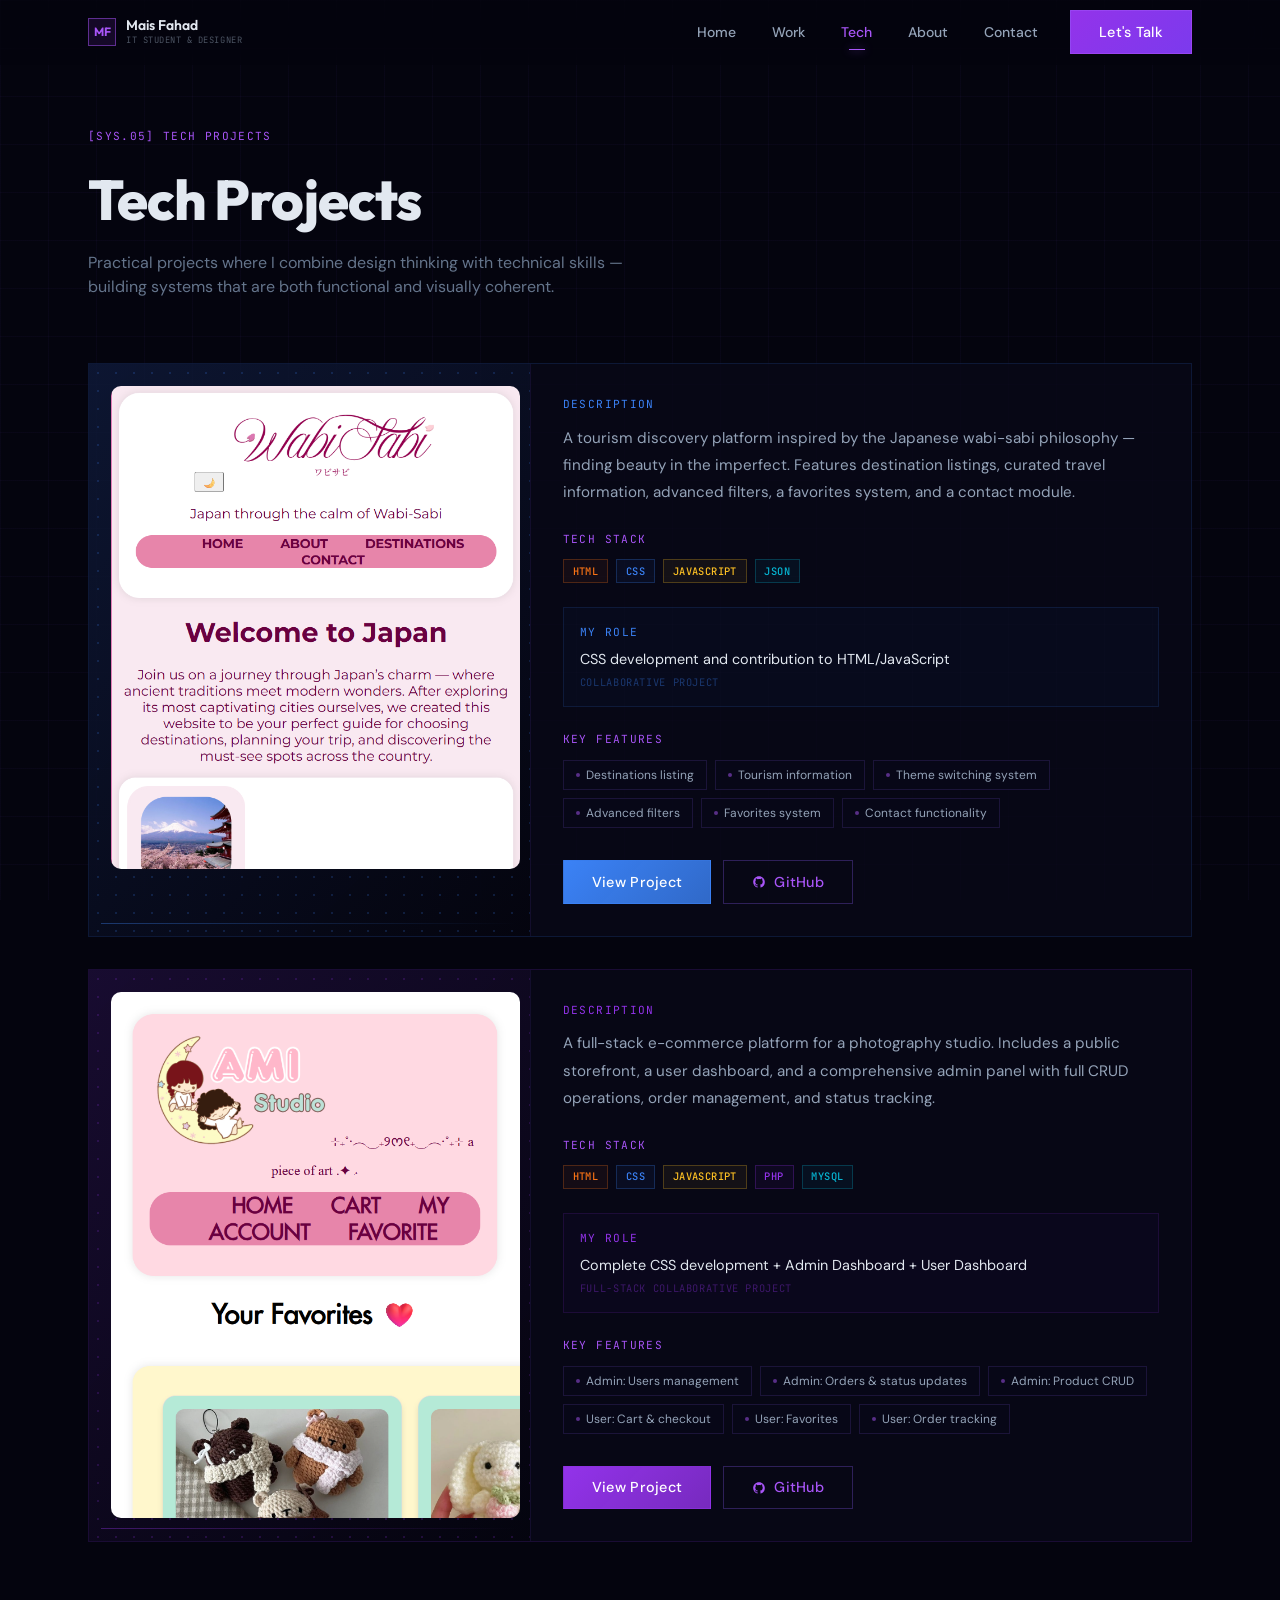
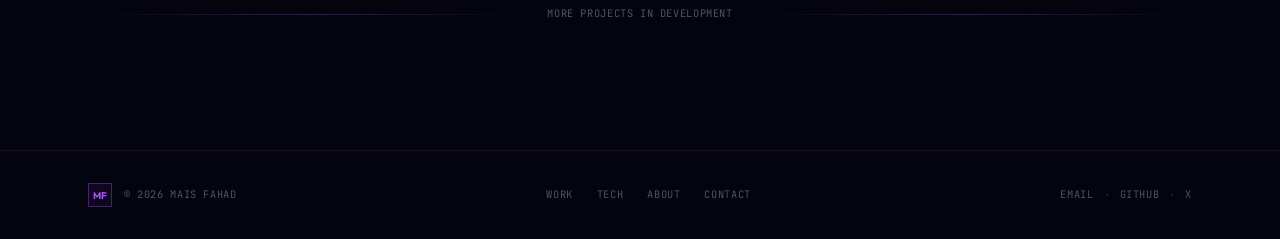
<file: tech.html>
<!DOCTYPE html>
<html lang="en">
  <head>
    <meta charset="UTF-8" />
    <meta name="viewport" content="width=device-width, initial-scale=1.0" />
    <title>Tech — Mais Fahad</title>
    <link rel="stylesheet" href="css/style.css" />
  </head>
  <body data-page="tech">
    <div class="site">
      <!-- Very subtle pixel grid over entire site -->
      <div class="site-grid" aria-hidden="true"></div>

      <!-- ===== NAVIGATION ===== -->
      <header class="nav" id="nav">
        <nav class="nav__inner">
          <a href="index.html" class="nav__logo">
            <div class="nav__logo-mark"><span>MF</span></div>
            <div class="nav__logo-text">
              <span class="nav__logo-name">Mais Fahad</span>
              <span class="label-mono nav__logo-role">IT STUDENT &amp; DESIGNER</span>
            </div>
          </a>

          <!-- Desktop links -->
          <div class="nav__links">
            <a href="index.html" class="nav__link">Home</a>
            <a href="work.html" class="nav__link">Work</a>
            <a href="tech.html" class="nav__link is-active">Tech</a>
            <a href="about.html" class="nav__link">About</a>
            <a href="contact.html" class="nav__link">Contact</a>
            <a href="contact.html" class="btn-primary nav__cta">Let's Talk</a>
          </div>

          <!-- Mobile hamburger -->
          <button class="nav__toggle" id="nav-toggle" aria-label="Toggle menu" aria-expanded="false" aria-controls="mobile-menu" type="button">
            <span class="nav__toggle-bar"></span>
            <span class="nav__toggle-bar"></span>
            <span class="nav__toggle-bar"></span>
          </button>
        </nav>

        <!-- Mobile menu (opened by the hamburger) -->
        <div class="nav__mobile" id="mobile-menu">
          <a href="index.html" class="nav__mobile-link">Home</a>
          <a href="work.html" class="nav__mobile-link">Work</a>
          <a href="tech.html" class="nav__mobile-link is-active">Tech</a>
          <a href="about.html" class="nav__mobile-link">About</a>
          <a href="contact.html" class="nav__mobile-link">Contact</a>
        </div>
      </header>

      <!-- ===== PAGE CONTENT ===== -->
      <main class="site-main page-enter">
<div class="tech">
  <!-- ===== HEADER ===== -->
  <div class="tech__header">
    <div class="section-label tech__eyebrow">[SYS.05] TECH PROJECTS</div>
    <h1 class="tech__title">Tech Projects</h1>
    <p class="tech__intro">
      Practical projects where I combine design thinking with technical skills —
      building systems that are both functional and visually coherent.
    </p>
  </div>

  <!-- ===== PROJECTS ===== -->
  <div class="tech__list">
    <!-- WabiSabi -->
    <div class="neon-card tech-card tech-card--blue">
      <div class="tech-card__grid">
        <!-- Visual panel -->
        <div class="tech-card__visual">
          <div class="tech-card__visual-bg"></div>
          <div class="tech-card__visual-dots"></div>
          <div class="tech-card__glow" aria-hidden="true"></div>
          <div class="tech-card__visual-center">
            <div class="label-mono tech-card__code">TECH.01</div>
            <div class="tech-card__name">WabiSabi</div>
            <div class="tag tech-card__type">Tourism Website</div>
            <div class="tech-card__dots">
              <div class="tech-dot tech-color--orange" title="HTML"></div>
              <div class="tech-dot tech-color--blue" title="CSS"></div>
              <div class="tech-dot tech-color--yellow" title="JavaScript"></div>
              <div class="tech-dot tech-color--cyan" title="JSON"></div>
            </div>
          </div>
          <div class="label-mono tech-card__corner">
            <img src="image/t/wabiss1.png" alt="WabiSabi Screenshot 1">
          </div>
          <div class="tech-card__rule-wrap">
            <div class="tech-card__rule"></div>
          </div>
        </div>

        <!-- Info panel -->
        <div class="tech-card__info">
          <div>
            <div class="section-label tech-card__label tech-card__label--accent">DESCRIPTION</div>
            <p class="tech-card__description">
              A tourism discovery platform inspired by the Japanese wabi-sabi philosophy — finding beauty in the imperfect. Features destination listings, curated travel information, advanced filters, a favorites system, and a contact module.
            </p>
          </div>

          <!-- Stack -->
          <div>
            <div class="section-label tech-card__label">TECH STACK</div>
            <div class="tech-card__chips">
              <span class="tag tech-stack-tag tech-color--orange">HTML</span>
              <span class="tag tech-stack-tag tech-color--blue">CSS</span>
              <span class="tag tech-stack-tag tech-color--yellow">JavaScript</span>
              <span class="tag tech-stack-tag tech-color--cyan">JSON</span>
            </div>
          </div>

          <!-- Role -->
          <div class="tech-card__role">
            <div class="section-label tech-card__role-label tech-card__label--accent">MY ROLE</div>
            <p class="tech-card__role-text">CSS development and contribution to HTML/JavaScript</p>
            <p class="label-mono tech-card__team-note">COLLABORATIVE PROJECT</p>
          </div>

          <!-- Features -->
          <div>
            <div class="section-label tech-card__label">KEY FEATURES</div>
            <div class="tech-card__chips">
              <span class="tech-feature">Destinations listing</span>
              <span class="tech-feature">Tourism information</span>
              <span class="tech-feature">Theme switching system</span>
              <span class="tech-feature">Advanced filters</span>
              <span class="tech-feature">Favorites system</span>
              <span class="tech-feature">Contact functionality</span>
            </div>
          </div>

          <!-- Action buttons -->
          <div class="tech-card__actions">
            <button type="button" class="btn-primary tech-card__btn tech-card__btn-primary" onclick="window.open('https://miishooo.github.io/WabiSabi/')">View Project</button>
            <button type="button" class="btn-ghost tech-card__btn tech-card__btn-ghost">
              <svg width="14" height="14" viewBox="0 0 24 24" fill="currentColor" onclick="window.open('https://github.com/miishooo/WabiSabi')">
                <path d="M12 2C6.48 2 2 6.48 2 12c0 4.42 2.87 8.17 6.84 9.49.5.09.68-.22.68-.48v-1.7c-2.78.6-3.37-1.34-3.37-1.34-.46-1.16-1.11-1.47-1.11-1.47-.91-.62.07-.61.07-.61 1 .07 1.53 1.03 1.53 1.03.89 1.52 2.34 1.08 2.91.83.09-.65.35-1.08.63-1.33-2.22-.25-4.55-1.11-4.55-4.94 0-1.09.39-1.98 1.03-2.68-.1-.25-.45-1.27.1-2.64 0 0 .84-.27 2.75 1.02A9.56 9.56 0 0 1 12 6.8c.85.0 1.71.11 2.51.33 1.91-1.29 2.75-1.02 2.75-1.02.55 1.37.2 2.39.1 2.64.64.7 1.03 1.59 1.03 2.68 0 3.84-2.34 4.68-4.57 4.93.36.31.68.92.68 1.85v2.74c0 .27.18.58.69.48A10.01 10.01 0 0 0 22 12c0-5.52-4.48-10-10-10z"/>
              </svg>
              GitHub
            </button>
          </div>
        </div>
      </div>
    </div>

    <!-- AMI Studio -->
    <div class="neon-card tech-card tech-card--purple">
      <div class="tech-card__grid">
        <!-- Visual panel -->
        <div class="tech-card__visual">
          <div class="tech-card__visual-bg"></div>
          <div class="tech-card__visual-dots"></div>
          <div class="tech-card__glow" aria-hidden="true"></div>
          <div class="tech-card__visual-center">
            <div class="label-mono tech-card__code">TECH.02</div>
            <div class="tech-card__name">AMI Studio</div>
            <div class="tag tech-card__type">E-Commerce Website</div>
            <div class="tech-card__dots">
              <div class="tech-dot tech-color--orange" title="HTML"></div>
              <div class="tech-dot tech-color--blue" title="CSS"></div>
              <div class="tech-dot tech-color--yellow" title="JavaScript"></div>
              <div class="tech-dot tech-color--purple" title="PHP"></div>
              <div class="tech-dot tech-color--cyan" title="MySQL"></div>
            </div>
          </div>
          <div class="label-mono tech-card__corner">
            <img src="image/t/amiss.png" alt="AMI Studio Screenshot 1">
          </div>
          <div class="tech-card__rule-wrap">
            <div class="tech-card__rule"></div>
          </div>
        </div>

        <!-- Info panel -->
        <div class="tech-card__info">
          <div>
            <div class="section-label tech-card__label tech-card__label--accent">DESCRIPTION</div>
            <p class="tech-card__description">
              A full-stack e-commerce platform for a photography studio. Includes a public storefront, a user dashboard, and a comprehensive admin panel with full CRUD operations, order management, and status tracking.
            </p>
          </div>

          <!-- Stack -->
          <div>
            <div class="section-label tech-card__label">TECH STACK</div>
            <div class="tech-card__chips">
              <span class="tag tech-stack-tag tech-color--orange">HTML</span>
              <span class="tag tech-stack-tag tech-color--blue">CSS</span>
              <span class="tag tech-stack-tag tech-color--yellow">JavaScript</span>
              <span class="tag tech-stack-tag tech-color--purple">PHP</span>
              <span class="tag tech-stack-tag tech-color--cyan">MySQL</span>
            </div>
          </div>

          <!-- Role -->
          <div class="tech-card__role">
            <div class="section-label tech-card__role-label tech-card__label--accent">MY ROLE</div>
            <p class="tech-card__role-text">Complete CSS development + Admin Dashboard + User Dashboard</p>
            <p class="label-mono tech-card__team-note">FULL-STACK COLLABORATIVE PROJECT</p>
          </div>

          <!-- Features -->
          <div>
            <div class="section-label tech-card__label">KEY FEATURES</div>
            <div class="tech-card__chips">
              <span class="tech-feature">Admin: Users management</span>
              <span class="tech-feature">Admin: Orders &amp; status updates</span>
              <span class="tech-feature">Admin: Product CRUD</span>
              <span class="tech-feature">User: Cart &amp; checkout</span>
              <span class="tech-feature">User: Favorites</span>
              <span class="tech-feature">User: Order tracking</span>
            </div>
          </div>

          <!-- Action buttons -->
          <div class="tech-card__actions">
            <button type="button" class="btn-primary tech-card__btn tech-card__btn-primary">View Project</button>
            <button type="button" class="btn-ghost tech-card__btn tech-card__btn-ghost" onclick="window.open('https://github.com/samirah-7/AMI_Studio1')">
              <svg width="14" height="14" viewBox="0 0 24 24" fill="currentColor">
                <path d="M12 2C6.48 2 2 6.48 2 12c0 4.42 2.87 8.17 6.84 9.49.5.09.68-.22.68-.48v-1.7c-2.78.6-3.37-1.34-3.37-1.34-.46-1.16-1.11-1.47-1.11-1.47-.91-.62.07-.61.07-.61 1 .07 1.53 1.03 1.53 1.03.89 1.52 2.34 1.08 2.91.83.09-.65.35-1.08.63-1.33-2.22-.25-4.55-1.11-4.55-4.94 0-1.09.39-1.98 1.03-2.68-.1-.25-.45-1.27.1-2.64 0 0 .84-.27 2.75 1.02A9.56 9.56 0 0 1 12 6.8c.85.0 1.71.11 2.51.33 1.91-1.29 2.75-1.02 2.75-1.02.55 1.37.2 2.39.1 2.64.64.7 1.03 1.59 1.03 2.68 0 3.84-2.34 4.68-4.57 4.93.36.31.68.92.68 1.85v2.74c0 .27.18.58.69.48A10.01 10.01 0 0 0 22 12c0-5.52-4.48-10-10-10z"/>
              </svg>
              GitHub
            </button>
          </div>
        </div>
      </div>
    </div>
  </div>

  <!-- ===== BOTTOM NOTE ===== -->
  <div class="tech__footnote">
    <div class="thin-divider tech__footnote-line"></div>
    <span class="label-mono">MORE PROJECTS IN DEVELOPMENT</span>
    <div class="thin-divider tech__footnote-line"></div>
  </div>
</div>
      </main>

      <!-- ===== FOOTER ===== -->
      <footer class="footer">
        <div class="footer__inner">
          <div class="footer__brand">
            <div class="footer__logo-mark"><span>MF</span></div>
            <span class="label-mono">© 2026 MAIS FAHAD</span>
          </div>

          <div class="footer__nav">
            <a href="work.html" class="label-mono">WORK</a>
            <a href="tech.html" class="label-mono">TECH</a>
            <a href="about.html" class="label-mono">ABOUT</a>
            <a href="contact.html" class="label-mono">CONTACT</a>
          </div>

          <div class="footer__social">
            <a href="mailto:maeesfahad@gmail.com" class="label-mono">EMAIL</a>
            <span class="footer__sep">·</span>
            <a href="https://github.com/miishooo" target="_blank" rel="noopener noreferrer" class="label-mono">GITHUB</a>
            <span class="footer__sep">·</span>
            <a href="https://x.com/it_miso07?s=11" target="_blank" rel="noopener noreferrer" class="label-mono">X</a>
          </div>
        </div>
      </footer>
    </div>

    <script src="js/script.js"></script>
  </body>
</html>
</file>
<file: css/style.css>
/* ==========================================================================
   MAIS FAHAD — PORTFOLIO
   Single stylesheet for every page.

   TABLE OF CONTENTS
   1. Fonts
   2. Design tokens (colors, fonts)  <- edit colors here
   3. Reset
   4. Base elements
   5. Shared components (cards, buttons, tags, labels, gradients, halftone)
   6. Layout shell (site wrapper, nav, footer, halftone blob)
   7. Page: Home
   8. Page: Work
   9. Page: Project (case study)
  10. Page: Tech
  11. Page: About
  12. Page: Contact
  13. Page: 404
   ========================================================================== */

/* 1. FONTS ================================================================ */
@import url('https://fonts.googleapis.com/css2?family=Outfit:wght@300;400;500;600;700;800&family=DM+Sans:opsz,wght@9..40,300;9..40,400;9..40,500;9..40,600&family=JetBrains+Mono:wght@400;500&display=swap');

/* 2. DESIGN TOKENS ======================================================== */
:root {
  --font-display: 'Outfit', sans-serif;
  --font-sans: 'DM Sans', sans-serif;
  --font-mono: 'JetBrains Mono', monospace;

  --color-bg: #04040e;
  --color-surface: #090919;
  --color-surface-2: #0e0e24;

  --color-purple: #9333ea;
  --color-purple-light: #a855f7;
  --color-pink: #ec4899;
  --color-pink-light: #f472b6;
  --color-blue: #3b82f6;
  --color-blue-light: #60a5fa;
  --color-cyan: #06b6d4;
  --color-orange: #f97316;
  --color-yellow: #fbbf24;

  --color-text: #e2e8f0;
  --color-dim: #94a3b8;
  --color-muted: #475569;
  --color-border: #1e1b40;

  --ease-default: cubic-bezier(0.4, 0, 0.2, 1);
}

/* Project color themes. Add a matching selector here when adding a new color
   to the project data. JavaScript selects themes without writing inline CSS. */
[data-c1="#9333ea"] { --c1: #9333ea; --c1-rgb: 147, 51, 234; }
[data-c1="#3b82f6"] { --c1: #3b82f6; --c1-rgb: 59, 130, 246; }
[data-c1="#7c3aed"] { --c1: #7c3aed; --c1-rgb: 124, 58, 237; }
[data-c1="#f97316"] { --c1: #f97316; --c1-rgb: 249, 115, 22; }
[data-c1="#a855f7"] { --c1: #a855f7; --c1-rgb: 168, 85, 247; }
[data-c1="#ec4899"] { --c1: #ec4899; --c1-rgb: 236, 72, 153; }
[data-c1="#06b6d4"] { --c1: #06b6d4; --c1-rgb: 6, 182, 212; }
[data-c2="#ec4899"] { --c2: #ec4899; --c2-rgb: 236, 72, 153; }
[data-c2="#06b6d4"] { --c2: #06b6d4; --c2-rgb: 6, 182, 212; }
[data-c2="#3b82f6"] { --c2: #3b82f6; --c2-rgb: 59, 130, 246; }
[data-c2="#fbbf24"] { --c2: #fbbf24; --c2-rgb: 251, 191, 36; }
[data-c2="#a855f7"] { --c2: #a855f7; --c2-rgb: 168, 85, 247; }
[data-c2="#9333ea"] { --c2: #9333ea; --c2-rgb: 147, 51, 234; }
[data-o="#9333ea"] { --o: #9333ea; --o-rgb: 147, 51, 234; }
[data-o="#3b82f6"] { --o: #3b82f6; --o-rgb: 59, 130, 246; }
[data-o="#06b6d4"] { --o: #06b6d4; --o-rgb: 6, 182, 212; }
[data-accent="#9333ea"] { --accent: #9333ea; --accent-rgb: 147, 51, 234; }
[data-accent="#3b82f6"] { --accent: #3b82f6; --accent-rgb: 59, 130, 246; }
[data-accent="#7c3aed"] { --accent: #7c3aed; --accent-rgb: 124, 58, 237; }
[data-accent="#f97316"] { --accent: #f97316; --accent-rgb: 249, 115, 22; }
[data-accent="#a855f7"] { --accent: #a855f7; --accent-rgb: 168, 85, 247; }
[data-accent="#ec4899"] { --accent: #ec4899; --accent-rgb: 236, 72, 153; }
[data-accent="#06b6d4"] { --accent: #06b6d4; --accent-rgb: 6, 182, 212; }
[data-accent="#fbbf24"] { --accent: #fbbf24; --accent-rgb: 251, 191, 36; }
[data-accent="#60a5fa"] { --accent: #60a5fa; --accent-rgb: 96, 165, 250; }
[data-b="#9333ea"] { --b: #9333ea; --b-rgb: 147, 51, 234; }
[data-b="#3b82f6"] { --b: #3b82f6; --b-rgb: 59, 130, 246; }
[data-b="#7c3aed"] { --b: #7c3aed; --b-rgb: 124, 58, 237; }
[data-b="#f97316"] { --b: #f97316; --b-rgb: 249, 115, 22; }
[data-b="#a855f7"] { --b: #a855f7; --b-rgb: 168, 85, 247; }
[data-b="#ec4899"] { --b: #ec4899; --b-rgb: 236, 72, 153; }
[data-b="#06b6d4"] { --b: #06b6d4; --b-rgb: 6, 182, 212; }
[data-b="#7A8C6E"] { --b: #7A8C6E; --b-rgb: 122, 140, 110; }
[data-a="#ec4899"] { --a: #ec4899; --a-rgb: 236, 72, 153; }
[data-a="#06b6d4"] { --a: #06b6d4; --a-rgb: 6, 182, 212; }
[data-a="#3b82f6"] { --a: #3b82f6; --a-rgb: 59, 130, 246; }
[data-a="#fbbf24"] { --a: #fbbf24; --a-rgb: 251, 191, 36; }
[data-a="#a855f7"] { --a: #a855f7; --a-rgb: 168, 85, 247; }
[data-a="#9333ea"] { --a: #9333ea; --a-rgb: 147, 51, 234; }
[data-a="#3D4A32"] { --a: #3D4A32; --a-rgb: 61, 74, 50; }
[data-swatch="#7A8C6E"] { --swatch: #7A8C6E; }
[data-swatch="#D4C4A0"] { --swatch: #D4C4A0; }
[data-swatch="#3D4A32"] { --swatch: #3D4A32; }
[data-swatch="#E8B4A0"] { --swatch: #E8B4A0; }
[data-swatch="#F5EDD8"] { --swatch: #F5EDD8; }

/* 3. RESET ================================================================ */
*,
*::before,
*::after,
::backdrop {
  box-sizing: border-box;
  border: 0 solid;
  margin: 0;
  padding: 0;
}

html {
  -webkit-text-size-adjust: 100%;
  tab-size: 4;
  line-height: 1.5;
  font-family: var(--font-sans);
  -webkit-tap-highlight-color: transparent;
  scroll-behavior: smooth;
}

h1, h2, h3, h4, h5, h6 {
  font-size: inherit;
  font-weight: inherit;
}

a {
  color: inherit;
  text-decoration: inherit;
}

b, strong { font-weight: bolder; }

ol, ul, menu { list-style: none; }

img, svg, video, canvas, audio, iframe, embed, object {
  display: block;
}

img, video {
  max-width: 100%;
  height: auto;
}

button, input, select, optgroup, textarea {
  font: inherit;
  font-feature-settings: inherit;
  font-variation-settings: inherit;
  letter-spacing: inherit;
  color: inherit;
  opacity: 1;
  background-color: transparent;
  border-radius: 0;
}

button, input[type='button'], input[type='reset'], input[type='submit'] {
  appearance: button;
}

::placeholder {
  opacity: 1;
  color: color-mix(in oklab, currentcolor 50%, transparent);
}

textarea { resize: vertical; }

[hidden] { display: none !important; }

/* 4. BASE ELEMENTS ======================================================== */
body {
  background-color: #04040e;
  color: #e2e8f0;
  font-family: 'DM Sans', sans-serif;
  -webkit-font-smoothing: antialiased;
  -moz-osx-font-smoothing: grayscale;
  overflow-x: hidden;
}

::-webkit-scrollbar { width: 3px; }
::-webkit-scrollbar-track { background: #04040e; }
::-webkit-scrollbar-thumb {
  background: rgba(147, 51, 234, 0.5);
  border-radius: 2px;
}

/* 5. SHARED COMPONENTS ==================================================== */
.halftone {
  background-image: radial-gradient(circle, rgba(168, 85, 247, 0.38) 1px, transparent 1px);
  background-size: 20px 20px;
}

.halftone-sm {
  background-image: radial-gradient(circle, rgba(168, 85, 247, 0.25) 1px, transparent 1px);
  background-size: 13px 13px;
}

.halftone-blue {
  background-image: radial-gradient(circle, rgba(59, 130, 246, 0.3) 1px, transparent 1px);
  background-size: 16px 16px;
}

.halftone-pink {
  background-image: radial-gradient(circle, rgba(236, 72, 153, 0.25) 1px, transparent 1px);
  background-size: 18px 18px;
}

.pixel-grid {
  background-image:
    linear-gradient(rgba(139, 92, 246, 0.05) 1px, transparent 1px),
    linear-gradient(90deg, rgba(139, 92, 246, 0.05) 1px, transparent 1px);
  background-size: 48px 48px;
}

.scanlines::after {
  content: '';
  position: absolute;
  inset: 0;
  background: repeating-linear-gradient(
    0deg,
    transparent,
    transparent 3px,
    rgba(0, 0, 0, 0.05) 3px,
    rgba(0, 0, 0, 0.05) 4px
  );
  pointer-events: none;
  z-index: 1;
}

.neon-card {
  border: 1px solid rgba(139, 92, 246, 0.22);
  background: rgba(9, 9, 25, 0.75);
  backdrop-filter: blur(4px);
  transition: border-color 0.3s ease, box-shadow 0.3s ease;
}

.neon-card:hover {
  border-color: rgba(168, 85, 247, 0.5);
  box-shadow: 0 0 28px rgba(147, 51, 234, 0.14), inset 0 0 28px rgba(147, 51, 234, 0.04);
}

.neon-card-pink:hover {
  border-color: rgba(236, 72, 153, 0.5);
  box-shadow: 0 0 28px rgba(236, 72, 153, 0.14), inset 0 0 28px rgba(236, 72, 153, 0.04);
}

.neon-card-blue:hover {
  border-color: rgba(59, 130, 246, 0.5);
  box-shadow: 0 0 28px rgba(59, 130, 246, 0.14), inset 0 0 28px rgba(59, 130, 246, 0.04);
}

.btn-primary {
  background: linear-gradient(135deg, #9333ea 0%, #7c3aed 100%);
  border: 1px solid rgba(168, 85, 247, 0.5);
  color: #fff;
  font-family: 'DM Sans', sans-serif;
  font-weight: 500;
  padding: 0.65rem 1.75rem;
  font-size: 0.9rem;
  letter-spacing: 0.02em;
  transition: all 0.25s ease;
  position: relative;
  overflow: hidden;
}

.btn-primary::after {
  content: '';
  position: absolute;
  inset: 0;
  background: linear-gradient(135deg, transparent 0%, rgba(255, 255, 255, 0.07) 100%);
  opacity: 0;
  transition: opacity 0.25s ease;
}

.btn-primary:hover {
  box-shadow: 0 0 20px rgba(147, 51, 234, 0.45), 0 0 40px rgba(147, 51, 234, 0.2);
  transform: translateY(-1px);
}

.btn-primary:hover::after { opacity: 1; }

.btn-ghost {
  border: 1px solid rgba(139, 92, 246, 0.3);
  color: #a855f7;
  background: transparent;
  font-family: 'DM Sans', sans-serif;
  font-weight: 500;
  padding: 0.65rem 1.75rem;
  font-size: 0.9rem;
  letter-spacing: 0.02em;
  transition: all 0.25s ease;
}

.btn-ghost:hover {
  border-color: rgba(168, 85, 247, 0.6);
  background: rgba(147, 51, 234, 0.1);
  box-shadow: 0 0 16px rgba(147, 51, 234, 0.2);
}

.tag {
  font-family: 'JetBrains Mono', monospace;
  font-size: 0.65rem;
  font-weight: 500;
  padding: 0.2rem 0.55rem;
  border: 1px solid rgba(139, 92, 246, 0.3);
  color: #a855f7;
  background: rgba(147, 51, 234, 0.08);
  letter-spacing: 0.04em;
  text-transform: uppercase;
}

.tag-blue {
  border-color: rgba(59, 130, 246, 0.3);
  color: #60a5fa;
  background: rgba(59, 130, 246, 0.08);
}

.tag-pink {
  border-color: rgba(236, 72, 153, 0.3);
  color: #f472b6;
  background: rgba(236, 72, 153, 0.08);
}

.tag-cyan {
  border-color: rgba(6, 182, 212, 0.3);
  color: #06b6d4;
  background: rgba(6, 182, 212, 0.08);
}

.label-mono {
  font-family: 'JetBrains Mono', monospace;
  font-size: 0.65rem;
  color: rgba(148, 163, 184, 0.5);
  letter-spacing: 0.06em;
  text-transform: uppercase;
}

.section-label {
  font-family: 'JetBrains Mono', monospace;
  font-size: 0.7rem;
  color: #a855f7;
  letter-spacing: 0.12em;
  text-transform: uppercase;
}

.gradient-text-purple {
  background: linear-gradient(135deg, #a855f7 0%, #ec4899 100%);
  -webkit-background-clip: text;
  -webkit-text-fill-color: transparent;
  background-clip: text;
}

.gradient-text-blue {
  background: linear-gradient(135deg, #60a5fa 0%, #a855f7 100%);
  -webkit-background-clip: text;
  -webkit-text-fill-color: transparent;
  background-clip: text;
}

.thin-divider {
  height: 1px;
  background: linear-gradient(90deg, transparent, rgba(139, 92, 246, 0.3), transparent);
}

.page-enter { animation: pageEnter 0.4s ease forwards; }

@keyframes pageEnter {
  from { opacity: 0; transform: translateY(12px); }
  to { opacity: 1; transform: translateY(0); }
}

@keyframes pulse {
  0%, 100% { opacity: 1; }
  50% { opacity: 0.4; }
}

@keyframes spin {
  to { transform: rotate(360deg); }
}

/* 6. LAYOUT SHELL ========================================================= */
.site {
  min-height: 100vh;
  display: flex;
  flex-direction: column;
  background: #04040e;
}

.site-grid {
  position: fixed;
  inset: 0;
  pointer-events: none;
  z-index: 0;
  background-image:
    linear-gradient(rgba(139, 92, 246, 0.04) 1px, transparent 1px),
    linear-gradient(90deg, rgba(139, 92, 246, 0.04) 1px, transparent 1px);
  background-size: 48px 48px;
}

.site-main {
  position: relative;
  z-index: 10;
  flex: 1 1 0%;
}

/* ---- Nav ---- */
.nav {
  position: fixed;
  top: 0;
  left: 0;
  right: 0;
  z-index: 50;
  background: rgba(4, 4, 14, 0.6);
  backdrop-filter: blur(16px);
  border-bottom: 1px solid transparent;
  transition: all 0.3s var(--ease-default);
}

.nav.is-scrolled {
  background: rgba(4, 4, 14, 0.9);
  border-bottom-color: rgba(139, 92, 246, 0.18);
}

.nav__inner {
  max-width: 72rem;
  margin: 0 auto;
  padding: 0 1.5rem;
  height: 4rem;
  display: flex;
  align-items: center;
  justify-content: space-between;
}

.nav__logo {
  display: flex;
  align-items: center;
  gap: 0.625rem;
}

.nav__logo-mark {
  width: 1.75rem;
  height: 1.75rem;
  display: flex;
  align-items: center;
  justify-content: center;
  border: 1px solid rgba(168, 85, 247, 0.5);
  background: rgba(147, 51, 234, 0.12);
}

.nav__logo-mark span {
  font-family: Outfit, sans-serif;
  color: #a855f7;
  font-size: 0.75rem;
  line-height: calc(4 / 3);
  font-weight: 700;
}

.nav__logo-text {
  display: flex;
  flex-direction: column;
}

.nav__logo-name {
  font-family: Outfit, sans-serif;
  color: #e2e8f0;
  font-size: 0.875rem;
  line-height: 1.25;
  font-weight: 600;
}

.nav__logo-role {
  font-size: 0.55rem;
}

.nav__links {
  display: none;
  align-items: center;
  gap: 0.25rem;
}

.nav__link {
  position: relative;
  padding: 0.5rem 1rem;
  font-family: 'DM Sans', sans-serif;
  font-size: 0.875rem;
  line-height: calc(10 / 7);
  font-weight: 500;
  color: #94a3b8;
  transition: all 0.2s var(--ease-default);
}

.nav__link:hover { color: #e2e8f0; }

.nav__link.is-active,
.nav__link.is-active:hover { color: #a855f7; }

.nav__link.is-active::after {
  content: '';
  position: absolute;
  bottom: 0;
  left: 50%;
  transform: translateX(-50%);
  width: 1rem;
  height: 1px;
  background: #a855f7;
  box-shadow: 0 0 8px rgba(168, 85, 247, 0.8);
}

.nav__cta {
  margin-left: 0.75rem;
  font-size: 0.9rem;
  line-height: calc(10 / 7);
}

.nav__toggle {
  display: flex;
  flex-direction: column;
  gap: 0.375rem;
  padding: 0.5rem;
}

.nav__toggle-bar {
  display: block;
  width: 1.25rem;
  height: 1px;
  background: #e2e8f0;
  transition: all 0.2s var(--ease-default);
}

.nav.is-open .nav__toggle-bar:nth-child(1) { transform: rotate(45deg) translateY(6px); }
.nav.is-open .nav__toggle-bar:nth-child(2) { opacity: 0; }
.nav.is-open .nav__toggle-bar:nth-child(3) { transform: rotate(-45deg) translateY(-6px); }

.nav__mobile {
  display: none;
  flex-direction: column;
  gap: 0.25rem;
  padding: 0.5rem 1.5rem 1.5rem;
  background: rgba(4, 4, 14, 0.97);
  border-top: 1px solid rgba(139, 92, 246, 0.18);
}

.nav.is-open .nav__mobile { display: flex; }

.nav__mobile-link {
  padding: 0.75rem 1rem;
  font-family: 'DM Sans', sans-serif;
  font-size: 0.875rem;
  line-height: calc(10 / 7);
  font-weight: 500;
  border-left: 2px solid transparent;
  color: #94a3b8;
  transition: all 0.2s var(--ease-default);
}

.nav__mobile-link:hover {
  color: #e2e8f0;
  border-left-color: #475569;
}

.nav__mobile-link.is-active,
.nav__mobile-link.is-active:hover {
  border-left-color: #a855f7;
  color: #a855f7;
  background: rgba(147, 51, 234, 0.05);
}

@media (min-width: 768px) {
  .nav__links { display: flex; }
  .nav__toggle { display: none; }
  .nav__mobile,
  .nav.is-open .nav__mobile { display: none; }
}

/* ---- Footer ---- */
.footer {
  position: relative;
  z-index: 10;
  margin-top: auto;
  border-top: 1px solid rgba(139, 92, 246, 0.12);
}

.footer__inner {
  max-width: 72rem;
  margin: 0 auto;
  padding: 2rem 1.5rem;
  display: flex;
  flex-direction: column;
  align-items: center;
  justify-content: space-between;
  gap: 1rem;
}

.footer__brand,
.footer__social {
  display: flex;
  align-items: center;
  gap: 0.75rem;
}

.footer__nav {
  display: flex;
  align-items: center;
  gap: 1.5rem;
}

.footer__logo-mark {
  width: 1.5rem;
  height: 1.5rem;
  display: flex;
  align-items: center;
  justify-content: center;
  border: 1px solid rgba(168, 85, 247, 0.35);
  background: rgba(147, 51, 234, 0.08);
}

.footer__logo-mark span {
  font-family: Outfit, sans-serif;
  color: #a855f7;
  font-size: 0.6rem;
  line-height: calc(4 / 3);
  font-weight: 700;
}

.footer__sep {
  color: #475569;
  font-size: 0.75rem;
  line-height: calc(4 / 3);
}

@media (min-width: 640px) {
  .footer__inner { flex-direction: row; }
}

/* ---- Halftone blob (decorative background art) ---- */
.blob {
  position: relative;
  overflow: hidden;
}

.blob__orb {
  position: absolute;
  border-radius: 9999px;
}

.blob__orb--hero-1 {
  width: 420px; height: 420px; top: 5%; left: 15%;
  background: radial-gradient(circle, rgba(147, 51, 234, 0.35) 0%, transparent 70%);
  filter: blur(60px);
}
.blob__orb--hero-2 {
  width: 320px; height: 320px; top: 30%; left: 45%;
  background: radial-gradient(circle, rgba(236, 72, 153, 0.25) 0%, transparent 70%);
  filter: blur(50px);
}
.blob__orb--hero-3 {
  width: 280px; height: 280px; top: 50%; left: 5%;
  background: radial-gradient(circle, rgba(59, 130, 246, 0.22) 0%, transparent 70%);
  filter: blur(55px);
}
.blob__orb--hero-4 {
  width: 120px; height: 120px; top: 15%; left: 70%;
  background: radial-gradient(circle, rgba(249, 115, 22, 0.18) 0%, transparent 70%);
  filter: blur(35px);
}
.blob__orb--contact-1 {
  width: 500px; height: 500px; top: -20%; right: -10%;
  background: radial-gradient(circle, rgba(147, 51, 234, 0.28) 0%, transparent 70%);
  filter: blur(80px);
}
.blob__orb--contact-2 {
  width: 350px; height: 350px; bottom: -10%; left: 10%;
  background: radial-gradient(circle, rgba(59, 130, 246, 0.2) 0%, transparent 70%);
  filter: blur(70px);
}
.blob__orb--subtle {
  width: 600px; height: 300px; top: 0; left: 50%; transform: translateX(-50%);
  background: radial-gradient(ellipse, rgba(147, 51, 234, 0.12) 0%, transparent 70%);
  filter: blur(60px);
}

.blob__dots {
  position: absolute;
  inset: 0;
  background-image: radial-gradient(circle, rgba(168, 85, 247, 0.32) 1px, transparent 1px);
  background-size: 22px 22px;
}

.blob__art {
  position: absolute;
  inset: 0;
  width: 100%;
  height: 100%;
  pointer-events: none;
}

.blob--fill {
  width: 100%;
  height: 100%;
}

/* ==========================================================================
   7. PAGE: HOME  (index.html)
   Sections: hero, divider, about preview, work CTA
   ========================================================================== */

/* ---- Hero ---- */
.home-hero {
  position: relative;
  min-height: 100vh;
  display: flex;
  align-items: center;
  overflow: hidden;
  padding-top: 4rem;
}

.home-hero__inner {
  position: relative;
  z-index: 10;
  width: 100%;
  max-width: 72rem;
  margin: 0 auto;
  padding: 5rem 1.5rem;
  display: grid;
  align-items: center;
  gap: 3rem;
}

.home-hero__text {
  display: flex;
  flex-direction: column;
  gap: 1.75rem;
}

.home-hero__eyebrow {
  display: flex;
  align-items: center;
  gap: 0.75rem;
}

.home-hero__badge {
  display: inline-flex;
  align-items: center;
  gap: 0.375rem;
  padding: 0.25rem 0.75rem;
  border: 1px solid rgba(6, 182, 212, 0.35);
  background: rgba(6, 182, 212, 0.07);
  color: #06b6d4;
  font-family: 'JetBrains Mono', monospace;
  font-size: 0.65rem;
  line-height: calc(4 / 3);
}

.home-hero__badge-dot,
.home-status__dot {
  border-radius: 9999px;
  background: #06b6d4;
  animation: pulse 2s infinite;
}

.home-hero__badge-dot {
  width: 0.375rem;
  height: 0.375rem;
  box-shadow: 0 0 6px #06b6d4;
}

.home-hero__hello {
  margin-bottom: 0.5rem;
  font-family: 'JetBrains Mono', monospace;
  font-size: 0.875rem;
  line-height: calc(10 / 7);
  color: rgba(168, 85, 247, 0.7);
  letter-spacing: 0.08em;
}

.home-hero__title {
  margin-bottom: 0.75rem;
  font-family: 'Outfit', sans-serif;
  font-size: clamp(2.8rem, 6vw, 4.5rem);
  font-weight: 800;
  line-height: 1.25;
  color: #e2e8f0;
  letter-spacing: -0.02em;
}

.home-hero__role {
  font-family: 'Outfit', sans-serif;
  font-size: 1.125rem;
  line-height: 1.5556;
  font-weight: 500;
  letter-spacing: 0.01em;
  background: linear-gradient(135deg, #a855f7 0%, #ec4899 100%);
  -webkit-background-clip: text;
  -webkit-text-fill-color: transparent;
  background-clip: text;
}

.home-hero__intro {
  max-width: 28rem;
  font-family: 'DM Sans', sans-serif;
  font-size: 1.05rem;
  line-height: 1.625;
  color: #94a3b8;
}

.home-hero__skills {
  display: flex;
  flex-wrap: wrap;
  gap: 0.5rem;
}

.home-hero__skill { font-size: 0.62rem; }

.home-hero__actions {
  display: flex;
  flex-wrap: wrap;
  align-items: center;
  gap: 1rem;
}

.home-hero__socials {
  display: flex;
  align-items: center;
  gap: 0.75rem;
  padding-top: 0.25rem;
}

/* Social icon buttons */
.home-social {
  width: 2.25rem;
  height: 2.25rem;
  display: flex;
  align-items: center;
  justify-content: center;
  border: 1px solid rgba(139, 92, 246, 0.3);
  background: rgba(147, 51, 234, 0.06);
  color: #94a3b8;
  transition: all 0.2s cubic-bezier(0.4, 0, 0.2, 1);
}

.home-social:hover {
  translate: 0 -0.125rem;
  border-color: rgba(168, 85, 247, 0.6);
  color: #a855f7;
  box-shadow: 0 0 14px rgba(147, 51, 234, 0.25);
}

/* Right column: halftone art (desktop only) */
.home-hero__art {
  position: relative;
  display: none;
  height: 540px;
}

/* Bottom fade into the page background */
.home-hero__fade {
  position: absolute;
  bottom: 0;
  left: 0;
  right: 0;
  height: 8rem;
  pointer-events: none;
  background: linear-gradient(to top, #04040e, transparent);
}

/* ---- Divider ---- */
.home-divider {
  margin-left: 1.5rem;
  margin-right: 1.5rem;
  max-width: 72rem;
}

/* ---- Shared heading style (about + CTA titles) ---- */
.home-heading {
  margin-bottom: 1.5rem;
  font-family: 'Outfit', sans-serif;
  font-weight: 700;
  line-height: 1.25;
  color: #e2e8f0;
  letter-spacing: -0.01em;
}

/* ---- About preview ---- */
.home-about {
  max-width: 72rem;
  margin: 0 auto;
  padding: 6rem 1.5rem;
}

.home-about__grid {
  display: grid;
  align-items: center;
  gap: 4rem;
}

.home-about__label { margin-bottom: 1.25rem; }

.home-about__title { font-size: clamp(2rem, 4vw, 2.8rem); }

.home-about__text {
  font-family: 'DM Sans', sans-serif;
  font-size: 1rem;
  line-height: 1.8;
  color: #94a3b8;
}

.home-about__text--first { margin-bottom: 1.5rem; }
.home-about__text--last { margin-bottom: 2rem; }

.home-about__more { display: inline-block; }

.home-about__side {
  display: flex;
  flex-direction: column;
  gap: 1.25rem;
}

/* Stats */
.home-stats {
  display: grid;
  grid-template-columns: repeat(3, minmax(0, 1fr));
  gap: 1rem;
}

.home-stat {
  padding: 1.25rem;
  display: flex;
  flex-direction: column;
  align-items: center;
  text-align: center;
}

.home-stat__value {
  display: block;
  margin-bottom: 0.25rem;
  font-family: 'Outfit', sans-serif;
  font-size: 2rem;
  font-weight: 800;
  background: linear-gradient(135deg, #a855f7 0%, #ec4899 100%);
  -webkit-background-clip: text;
  -webkit-text-fill-color: transparent;
  background-clip: text;
}

/* Tools & skills card */
.home-tools {
  position: relative;
  overflow: hidden;
  padding: 1.5rem;
}

.home-tools__glow {
  position: absolute;
  top: 0;
  right: 0;
  width: 8rem;
  height: 8rem;
  border-radius: 9999px;
  pointer-events: none;
  background: radial-gradient(circle, rgba(147, 51, 234, 0.12) 0%, transparent 70%);
  filter: blur(20px);
}

.home-tools__label { margin-bottom: 1rem; }

.home-tools__list {
  display: flex;
  flex-wrap: wrap;
  gap: 0.5rem;
}

/* Current status card */
.home-status {
  padding: 1.25rem;
  display: flex;
  align-items: center;
  justify-content: space-between;
}

.home-status__label {
  margin-bottom: 0.25rem;
  color: #60a5fa;
}

.home-status__text {
  font-family: 'DM Sans', sans-serif;
  font-size: 0.9rem;
  color: #e2e8f0;
}

.home-status__dot {
  flex-shrink: 0;
  width: 0.5rem;
  height: 0.5rem;
  box-shadow: 0 0 8px #06b6d4;
}

/* ---- Work preview CTA ---- */
.home-cta {
  position: relative;
  overflow: hidden;
  padding: 6rem 0;
  background: rgba(9, 9, 25, 0.5);
  border-top: 1px solid rgba(139, 92, 246, 0.1);
  border-bottom: 1px solid rgba(139, 92, 246, 0.1);
}

.home-cta__dots {
  position: absolute;
  inset: 0;
  pointer-events: none;
  background-image: radial-gradient(circle, rgba(168, 85, 247, 0.25) 1px, transparent 1px);
  background-size: 22px 22px;
}

.home-cta__glow {
  position: absolute;
  top: 50%;
  left: 50%;
  translate: -50% -50%;
  width: 24rem;
  height: 12rem;
  pointer-events: none;
  background: radial-gradient(ellipse, rgba(147, 51, 234, 0.15) 0%, transparent 70%);
  filter: blur(40px);
}

.home-cta__inner {
  position: relative;
  z-index: 10;
  max-width: 72rem;
  margin: 0 auto;
  padding: 0 1.5rem;
  text-align: center;
}

.home-cta__label {
  display: flex;
  justify-content: center;
  margin-bottom: 1.25rem;
}

.home-cta__title { font-size: clamp(1.8rem, 3.5vw, 2.5rem); }

.home-cta__text {
  max-width: 32rem;
  margin: 0 auto 2rem;
  font-family: 'DM Sans', sans-serif;
  font-size: 1rem;
  color: #64748b;
}

.home-cta__button { display: inline-block; }

/* ---- Desktop (>= 1024px) ---- */
@media (min-width: 1024px) {
  .home-hero__inner {
    grid-template-columns: repeat(2, minmax(0, 1fr));
    gap: 0;
  }
  .home-hero__art { display: block; }
  .home-divider {
    margin-left: auto;
    margin-right: auto;
  }
  .home-about__grid { grid-template-columns: repeat(2, minmax(0, 1fr)); }
}

/* ==========================================================================
   8. PAGE: WORK
   Per-project colours arrive as custom properties set by js/script.js:
   --c1 / --c2 (project colours), --o (organisation colour), each with alpha
   variants such as --c1-30 (= colour + "30" hex alpha).
   ========================================================================== */

.work-page {
  max-width: 72rem;
  margin-left: auto;
  margin-right: auto;
  padding: 8rem 1.5rem;
}

/* ---- Header ---- */
.work-header {
  margin-bottom: 3.5rem;
}

.work-header__label {
  margin-bottom: 1.25rem;
}

.work-header__row {
  display: flex;
  flex-direction: column;
  justify-content: space-between;
  gap: 1.5rem;
}

.work-header__title {
  font-family: 'Outfit', sans-serif;
  font-size: clamp(2.2rem, 5vw, 3.5rem);
  font-weight: 800;
  color: #e2e8f0;
  letter-spacing: -0.02em;
  line-height: 1.25;
  margin-bottom: 0.75rem;
}

.work-header__text {
  font-family: 'DM Sans', sans-serif;
  font-size: 1rem;
  color: #64748b;
  max-width: 480px;
}

.work-header__count {
  color: #475569;
}

/* ---- Filter bar ---- */
.work-filters {
  display: flex;
  flex-wrap: wrap;
  gap: 0.5rem;
  margin-bottom: 3rem;
}

.work-filter {
  font-family: 'JetBrains Mono', monospace;
  font-size: 0.68rem;
  font-weight: 500;
  padding: 0.35rem 0.9rem;
  letter-spacing: 0.06em;
  text-transform: uppercase;
  border: 1px solid rgba(139, 92, 246, 0.22);
  background: rgba(9, 9, 25, 0.5);
  color: #64748b;
  box-shadow: none;
  transition: all 0.2s var(--ease-default);
}

.work-filter.is-active {
  border-color: rgba(168, 85, 247, 0.6);
  background: rgba(147, 51, 234, 0.15);
  color: #a855f7;
  box-shadow: 0 0 16px rgba(147, 51, 234, 0.2);
}

/* ---- Grid ---- */
.work-grid {
  display: grid;
  gap: 1.25rem;
  grid-template-columns: repeat(auto-fill, minmax(300px, 1fr));
}

.work-empty {
  text-align: center;
  padding: 6rem 0;
}

/* ---- Project card ---- */
.work-card {
  display: flex;
  flex-direction: column;
  overflow: hidden;
  text-decoration: none;
}

.work-card__thumb,
.work-placeholder__thumb {
  position: relative;
  overflow: hidden;
  aspect-ratio: 16 / 9;
}

/* Full-size layers inside the thumbnail */
.work-card__image,
.work-card__bg,
.work-card__dots,
.work-card__glow-wrap,
.work-card__hover,
.work-placeholder__dots,
.work-placeholder__center {
  position: absolute;
  inset: 0;
}

.work-card__image {
  width: 100%;
  height: 100%;
  object-fit: cover;
  display: block;
  z-index: 1;
}

.work-card__bg {
  z-index: 0;
  background: linear-gradient(135deg, rgba(var(--c1-rgb), calc(48 / 255)) 0%, rgba(var(--c2-rgb), calc(32 / 255)) 50%, rgba(4, 4, 14, 0.8) 100%);
  transition: scale 0.5s var(--ease-default);
}

.work-card__dots {
  z-index: 2;
  background-image: radial-gradient(circle, rgba(var(--c1-rgb), calc(64 / 255)) 1px, transparent 1px);
  background-size: 18px 18px;
  opacity: 0.5;
}

.work-card__glow-wrap,
.work-card__hover,
.work-placeholder__center {
  z-index: 3;
  display: flex;
  align-items: center;
  justify-content: center;
}

.work-card__glow {
  width: 120px;
  height: 120px;
  border-radius: 50%;
  background: radial-gradient(circle, rgba(var(--c1-rgb), calc(53 / 255)) 0%, transparent 70%);
  filter: blur(20px);
}

.work-card__corner {
  position: absolute;
  z-index: 4;
  top: 0.75rem;
}

.work-card__corner--left { left: 0.75rem; }
.work-card__corner--right { right: 0.75rem; }

.work-card__corner-text {
  font-size: 0.6rem;
}

/* Hover overlay ("View Project") */
.work-card__hover {
  z-index: 5;
  opacity: 0;
  transition: opacity 0.3s var(--ease-default);
}

.work-card__hover-text {
  padding: 0.5rem 1rem;
  font-size: 0.75rem;
  line-height: calc(4 / 3);
  font-weight: 500;
  font-family: 'DM Sans', sans-serif;
  background: rgba(4, 4, 14, 0.85);
  border: 1px solid rgba(var(--c1-rgb), calc(85 / 255));
  color: var(--c1);
  backdrop-filter: blur(4px);
}

.work-card__line {
  position: absolute;
  z-index: 4;
  bottom: 0;
  left: 0;
  right: 0;
  height: 1px;
  background: linear-gradient(90deg, rgba(var(--c1-rgb), calc(128 / 255)), rgba(var(--c2-rgb), calc(128 / 255)));
}

/* Card body */
.work-card__body {
  padding: 1.25rem;
  display: flex;
  flex-direction: column;
  gap: 0.5rem;
}

.work-card__head {
  display: flex;
  align-items: flex-start;
  justify-content: space-between;
}

.work-card__title {
  font-family: 'Outfit', sans-serif;
  font-size: 1.05rem;
  font-weight: 600;
  line-height: 1.25;
  color: #e2e8f0;
}

.work-card__subtitle {
  font-family: 'DM Sans', sans-serif;
  font-size: 0.875rem;
  line-height: calc(10 / 7);
  color: #64748b;
}

.work-card__arrow {
  width: 1.5rem;
  height: 1.5rem;
  display: flex;
  align-items: center;
  justify-content: center;
  flex-shrink: 0;
  color: var(--c1);
  opacity: 0;
  transition: opacity 0.2s var(--ease-default);
}

/* Category · Organisation row */
.work-card__meta {
  display: flex;
  align-items: center;
  flex-wrap: wrap;
  gap: 0.5rem;
  padding-top: 0.25rem;
}

.work-tag {
  font-size: 0.6rem;
}

.work-card__category {
  border-color: rgba(var(--c1-rgb), calc(64 / 255));
  color: var(--c1);
  background: rgba(var(--c1-rgb), calc(13 / 255));
}

.work-org {
  border-color: rgba(var(--o-rgb), calc(53 / 255));
  color: var(--o);
  background: rgba(var(--o-rgb), calc(13 / 255));
}

.work-card__dot {
  color: rgba(71, 85, 105, 0.6);
  font-size: 0.55rem;
}

.work-card__dot--faint {
  color: rgba(71, 85, 105, 0.4);
}

@media (hover: hover) {
  .work-card:hover .work-card__bg { scale: 1.05; }
  .work-card:hover .work-card__hover,
  .work-card:hover .work-card__arrow { opacity: 1; }
}

/* ---- Work: responsive ---- */
@media (min-width: 1024px) {
  .work-header__row {
    flex-direction: row;
    align-items: flex-end;
  }
}

/* ==========================================================================
   9. PAGE: PROJECT (CASE STUDY)
   Project themes are selected with data attributes. All colors and RGB
   values are defined in the theme selectors near the top of this stylesheet.
   ========================================================================== */

.project-page {
  max-width: 72rem;
  margin-left: auto;
  margin-right: auto;
  padding: 8rem 1.5rem;
}

/* ---- Breadcrumb ---- */
.project-breadcrumb {
  display: flex;
  align-items: center;
  gap: 0.5rem;
  margin-bottom: 3rem;
}

.project-breadcrumb__link { color: #475569; }
.project-breadcrumb__sep { color: #2a1f4e; }
.project-breadcrumb__current { color: #a855f7; }

/* ---- Hero (title + meta) ---- */
.project-hero {
  display: grid;
  align-items: flex-end;
  gap: 3rem;
  margin-bottom: 5rem;
}

.project-hero__kicker {
  font-family: 'JetBrains Mono', monospace;
  font-size: 0.75rem;
  line-height: calc(4 / 3);
  margin-bottom: 0.75rem;
  color: var(--c1);
  letter-spacing: 0.1em;
  text-transform: uppercase;
}

.project-hero__kicker--florra { color: #ec4899; }

.project-hero__title {
  font-family: 'Outfit', sans-serif;
  font-weight: 800;
  line-height: 1.25;
}

.project-hero__title--florra {
  font-size: clamp(3rem, 7vw, 5.5rem);
  letter-spacing: -0.03em;
  margin-bottom: 1rem;
  background: linear-gradient(135deg, #e2e8f0 40%, #a855f7 100%);
  -webkit-background-clip: text;
  -webkit-text-fill-color: transparent;
  background-clip: text;
}

.project-hero__title--generic {
  font-size: clamp(2.5rem, 6vw, 4.5rem);
  letter-spacing: -0.02em;
  margin-bottom: 0.5rem;
  color: #e2e8f0;
}

.project-hero__subtitle {
  font-family: 'Outfit', sans-serif;
  font-size: 1.4rem;
  font-weight: 500;
  margin-bottom: 1rem;
  background: linear-gradient(135deg, var(--c1) 0%, var(--c2) 100%);
  -webkit-background-clip: text;
  -webkit-text-fill-color: transparent;
  background-clip: text;
}

.project-hero__text {
  font-family: 'DM Sans', sans-serif;
  font-size: 1.05rem;
  color: #94a3b8;
  max-width: 440px;
  line-height: 1.8;
}

/* ---- Meta list (role / type / tools / year) ---- */
.project-meta {
  display: flex;
  flex-direction: column;
}

.project-meta__row {
  display: flex;
  align-items: baseline;
  gap: 1rem;
  padding: 0.75rem 0;
  border-bottom: 1px solid rgba(139, 92, 246, 0.1);
}

.project-meta__label {
  width: 4rem;
  flex-shrink: 0;
}

.project-meta__value {
  font-family: 'DM Sans', sans-serif;
  font-size: 0.9rem;
  color: #e2e8f0;
}

/* ---- Section cards ---- */
.project-sections {
  display: flex;
  flex-direction: column;
  gap: 2rem;
}

.project-section {
  position: relative;
  overflow: hidden;
  padding: 1.5rem;
}

/* The border colour is fixed per card (no purple hover border) */
.project-section,
.project-section:hover {
  border-color: rgba(var(--accent-rgb), calc(40 / 255));
}

.project-section__glow {
  position: absolute;
  top: 0;
  right: 0;
  width: 8rem;
  height: 8rem;
  pointer-events: none;
  background: radial-gradient(circle, rgba(var(--accent-rgb), calc(16 / 255)) 0%, transparent 70%);
  filter: blur(20px);
}

.project-section__label {
  margin-bottom: 1.25rem;
  color: var(--accent);
}

/* Body text */
.project-text {
  font-family: 'DM Sans', sans-serif;
  font-size: 0.95rem;
  color: #94a3b8;
  line-height: 1.8;
}

.project-text--overview { line-height: 1.9; }
.project-text--spaced { margin-bottom: 1rem; }
.project-text--gap-sm { margin-bottom: 1.25rem; }
.project-text--gap-md { margin-bottom: 1.5rem; }

/* ---- Florra: colour palette ---- */
.project-palette {
  display: flex;
  flex-wrap: wrap;
  gap: 1.25rem;
}

.project-swatch {
  display: flex;
  flex-direction: column;
  gap: 0.5rem;
}

.project-swatch__chip {
  width: 4rem;
  height: 4rem;
  background: var(--swatch);
  border: 1px solid rgba(255, 255, 255, 0.08);
}

.project-swatch__name {
  font-family: 'DM Sans', sans-serif;
  font-size: 0.8rem;
  color: #e2e8f0;
  font-weight: 500;
}

.project-swatch__hex {
  color: var(--swatch);
  font-size: 0.6rem;
}

/* ---- Florra: typography ---- */
.project-type-list {
  display: flex;
  flex-direction: column;
  gap: 1.5rem;
}

.project-type-row {
  display: flex;
  flex-direction: column;
  gap: 1rem;
  padding: 1rem 0;
  border-bottom: 1px solid rgba(139, 92, 246, 0.1);
}

.project-type-row__sample { flex: 1 1 0%; }

.project-type-row__name {
  font-family: 'Outfit', sans-serif;
  font-size: 1.8rem;
  color: #e2e8f0;
  font-weight: 400;
  letter-spacing: -0.01em;
}

.project-type-row__info {
  display: flex;
  flex-direction: column;
  gap: 0.25rem;
}

.project-type-row__role { color: #a855f7; }

/* ---- Mockup tiles (applications / deliverables) ---- */
.project-tiles {
  display: grid;
  grid-template-columns: repeat(2, minmax(0, 1fr));
  gap: 0.75rem;
}

.project-tile {
  position: relative;
  overflow: hidden;
  aspect-ratio: 4 / 3;
  border: 1px solid rgba(var(--b-rgb), calc(32 / 255));
  background: linear-gradient(135deg, rgba(var(--b-rgb), calc(20 / 255)) 0%, rgba(var(--a-rgb), calc(24 / 255)) 100%);  
}

.project-tile--1 { background: linear-gradient(135deg, rgba(var(--b-rgb), calc(31 / 255)) 0%, rgba(var(--a-rgb), calc(24 / 255)) 100%); }
.project-tile--2 { background: linear-gradient(135deg, rgba(var(--b-rgb), calc(41 / 255)) 0%, rgba(var(--a-rgb), calc(24 / 255)) 100%); }

.project-tile__dots,
.project-tile__caption {
  position: absolute;
  inset: 0;
}

.project-tile__dots {
  background-image: radial-gradient(circle, rgba(var(--b-rgb), calc(34 / 255)) 1px, transparent 1px);
  background-size: 12px 12px;
}

.project-tile__caption {
  display: flex;
  align-items: flex-end;
  padding: 0.5rem;
}

.project-tile__label {
  font-size: 0.55rem;
  color: rgba(var(--b-rgb), calc(112 / 255));
}

/* ---- Previous / next navigation ---- */
.project-divider {
  margin: 4rem 0;
}

.project-nav {
  display: flex;
  justify-content: space-between;
}

.project-nav__link {
  display: flex;
  align-items: center;
  gap: 0.5rem;
}

/* ---- Not found ---- */
.project-missing {
  max-width: 72rem;
  margin-left: auto;
  margin-right: auto;
  padding: 12rem 1.5rem;
  text-align: center;
}

.project-missing__label { margin-bottom: 1rem; }

.project-missing__title {
  font-family: 'Outfit', sans-serif;
  font-size: 2rem;
  font-weight: 700;
  color: #e2e8f0;
  margin-bottom: 1rem;
}

.project-missing__link {
  display: inline-block;
  margin-top: 1rem;
}

/* ---- Project: responsive ---- */
@media (min-width: 640px) {
  .project-elements,
  .project-tiles {
    grid-template-columns: repeat(4, minmax(0, 1fr));
  }

  .project-type-row {
    flex-direction: row;
    align-items: center;
  }

  .project-type-row__info { text-align: right; }

  .project-cta { flex-direction: row; }
}

@media (min-width: 1024px) {
  .project-hero { grid-template-columns: repeat(2, minmax(0, 1fr)); }
}

.project-tile__image {
  width: 100%;
  max-width: 100%;
  height: auto;
  max-height: 70vh;
  object-fit: contain;
}
/* Video inside project gallery */
.project-tile {
  overflow: hidden;
}

.project-tile__dots {
  z-index: 1;
  pointer-events: none;
}
.project-tile__caption {
  pointer-events: none;
}
.project-tile:has(video) {
  aspect-ratio: auto;
  min-height: 320px;
  min-width: 620px
}
/* Allow video controls to receive mouse/touch input */
.project-tile__image {
  position: relative;
  z-index: 10;
  pointer-events: auto !important;
  inset: 0;
  width: 100%;
  height: 100%;
  object-fit: contain;
  display: block;
  padding: 0.35rem;
}


.project-tile::before,
.project-tile::after,
.project-tile__dots,
.project-tile__caption {
  pointer-events: none !important;
}

/* ==========================================================================
   PAGE: TECH  (tech.html)
   ========================================================================== */

/* ---- Page container ---- */
.tech {
  max-width: 72rem;
  margin-left: auto;
  margin-right: auto;
  padding: 8rem 1.5rem;
}

/* ---- Header ---- */
.tech__header { margin-bottom: 4rem; }

.tech__eyebrow { margin-bottom: 1.25rem; }

.tech__title {
  font-family: 'Outfit', sans-serif;
  font-size: clamp(2.2rem, 5vw, 3.5rem);
  font-weight: 800;
  color: #e2e8f0;
  letter-spacing: -0.02em;
  line-height: 1.25;
  margin-bottom: 1rem;
}

.tech__intro {
  font-family: 'DM Sans', sans-serif;
  font-size: 1rem;
  color: #64748b;
  max-width: 540px;
}

/* ---- Project list ---- */
.tech__list {
  display: flex;
  flex-direction: column;
  gap: 2rem;
}

/* ---- Per-language colours (stack chips + preview dots) ---- */
.tech-color--orange { --c: #f97316; --c-rgb: 249, 115, 22; }
.tech-color--blue   { --c: #3b82f6; --c-rgb: 59, 130, 246; }
.tech-color--yellow { --c: #fbbf24; --c-rgb: 251, 191, 36; }
.tech-color--cyan   { --c: #06b6d4; --c-rgb: 6, 182, 212; }
.tech-color--purple { --c: #9333ea; --c-rgb: 147, 51, 234; }

/* ---- Project card (accent colour per project) ---- */
.tech-card--blue   { --accent: #3b82f6; --accent-rgb: 59, 130, 246; }
.tech-card--purple { --accent: #9333ea; --accent-rgb: 147, 51, 234; }

.tech-card {
  overflow: hidden;
}

/* accent border stays put on hover (only the glow shadow changes) */
.tech-card,
.tech-card:hover {
  border-color: rgba(var(--accent-rgb), 0.145);
}

.tech-card__grid {
  display: grid;
  gap: 0;
}

@media (min-width: 1024px) {
  .tech-card__grid { grid-template-columns: repeat(5, minmax(0, 1fr)); }
  .tech-card__visual { grid-column: span 2 / span 2; }
  .tech-card__info { grid-column: span 3 / span 3; }
}

/* ---- Visual panel ---- */
.tech-card__visual {
  position: relative;
  overflow: hidden;
  min-height: 280px;
}

.tech-card__visual-bg,
.tech-card__visual-dots,
.tech-card__visual-center {
  position: absolute;
  inset: 0;
}

.tech-card__visual-bg {
  background: linear-gradient(135deg, rgba(var(--accent-rgb), 0.125) 0%, rgba(4, 4, 14, 0.9) 100%);
}

.tech-card__visual-dots {
  background-image: radial-gradient(circle, rgba(var(--accent-rgb), 0.188) 1px, transparent 1px);
  background-size: 18px 18px;
}

.tech-card__glow {
  position: absolute;
  top: 50%;
  left: 50%;
  transform: translate(-50%, -50%);
  width: 200px;
  height: 200px;
  border-radius: 50%;
  background: radial-gradient(circle, rgba(var(--accent-rgb), 0.145) 0%, transparent 70%);
  filter: blur(40px);
}

.tech-card__visual-center {
  display: flex;
  flex-direction: column;
  align-items: center;
  justify-content: center;
  gap: 0.75rem;
  padding: 1.5rem;
}

.tech-card__code {
  color: rgba(var(--accent-rgb), 0.502);
  font-size: 0.6rem;
}

.tech-card__name {
  font-family: 'Outfit', sans-serif;
  font-size: 1.8rem;
  font-weight: 700;
  color: #e2e8f0;
  letter-spacing: -0.01em;
}

.tech-card__type {
  border-color: rgba(var(--accent-rgb), 0.251);
  color: var(--accent);
  background: rgba(var(--accent-rgb), 0.063);
}

.tech-card__dots {
  display: flex;
  gap: 0.375rem;
  margin-top: 0.5rem;
}

.tech-dot {
  width: 0.5rem;
  height: 0.5rem;
  border-radius: 9999px;
  background: var(--c);
  opacity: 0.8;
}

.tech-card__corner {
  position: absolute;
  top: 0.75rem;
  left: 0.75rem;
  font-size: 0.55rem;
  border-radius: 0.25rem;
}
img {
  border-radius: 20px;
  padding: 10px;
}
.tech-card__rule-wrap {
  position: absolute;
  bottom: 0.75rem;
  left: 0.75rem;
  right: 0.75rem;
}

.tech-card__rule {
  height: 1px;
  background: linear-gradient(90deg, rgba(var(--accent-rgb), 0.376), transparent);
}

/* ---- Info panel ---- */
.tech-card__info {
  display: flex;
  flex-direction: column;
  gap: 1.5rem;
  padding: 2rem;
  border-left: 1px solid rgba(139, 92, 246, 0.1);
}

.tech-card__label { margin-bottom: 0.75rem; }

.tech-card__label--accent { color: var(--accent); }

.tech-card__description {
  font-family: 'DM Sans', sans-serif;
  font-size: 0.95rem;
  color: #94a3b8;
  line-height: 1.8;
}

.tech-card__chips {
  display: flex;
  flex-wrap: wrap;
  gap: 0.5rem;
}

/* Stack chip: colour comes from .tech-color--* */
.tech-stack-tag {
  border-color: rgba(var(--c-rgb), 0.251);
  color: var(--c);
  background: rgba(var(--c-rgb), 0.055);
}

/* Role box */
.tech-card__role {
  padding: 1rem;
  border: 1px solid rgba(var(--accent-rgb), 0.133);
  background: rgba(var(--accent-rgb), 0.027);
}

.tech-card__role-label { margin-bottom: 0.5rem; }

.tech-card__role-text {
  font-family: 'DM Sans', sans-serif;
  font-size: 0.9rem;
  color: #e2e8f0;
}

.tech-card__team-note {
  margin-top: 0.25rem;
  color: rgba(var(--accent-rgb), 0.376);
}

/* Key feature chip */
.tech-feature {
  display: inline-flex;
  align-items: center;
  gap: 0.375rem;
  padding: 0.375rem 0.75rem;
  font-family: 'DM Sans', sans-serif;
  font-size: 0.75rem;
  line-height: calc(4 / 3);
  border: 1px solid rgba(139, 92, 246, 0.15);
  background: rgba(9, 9, 25, 0.6);
  color: #94a3b8;
}

.tech-feature::before {
  content: '';
  display: inline-block;
  width: 4px;
  height: 4px;
  border-radius: 50%;
  background: rgba(168, 85, 247, 0.5);
}

/* Buttons */
.tech-card__actions {
  display: flex;
  gap: 0.75rem;
  margin-top: auto;
  padding-top: 0.5rem;
}

.tech-card__btn { line-height: calc(10 / 7); }

.tech-card__btn-primary {
  background: linear-gradient(135deg, var(--accent) 0%, rgba(var(--accent-rgb), 0.8) 100%);
  border-color: rgba(var(--accent-rgb), 0.376);
}

.tech-card__btn-ghost {
  display: flex;
  align-items: center;
  gap: 0.5rem;
}

/* ---- Bottom note ---- */
.tech__footnote {
  margin-top: 4rem;
  display: flex;
  align-items: center;
  gap: 1rem;
}

.tech__footnote-line { flex: 1 1 0%; }


/* ==========================================================================
   PAGE: ABOUT  (about.html)
   Note: in the React original the Education and Interests cards ended up as
   siblings of the identity card inside the 3-column grid, and the main column
   sits below that grid with no gap. Reproduced as-is.
   ========================================================================== */

/* ---- Accent colours (shared by skills, tools, timeline) ---- */
.about-accent--lilac  { --c: #a855f7; --c-rgb: 168, 85, 247; }
.about-accent--pink   { --c: #ec4899; --c-rgb: 236, 72, 153; }
.about-accent--purple { --c: #9333ea; --c-rgb: 147, 51, 234; }
.about-accent--orange { --c: #f97316; --c-rgb: 249, 115, 22; }
.about-accent--blue   { --c: #3b82f6; --c-rgb: 59, 130, 246; }
.about-accent--yellow { --c: #fbbf24; --c-rgb: 251, 191, 36; }
.about-accent--cyan   { --c: #06b6d4; --c-rgb: 6, 182, 212; }

/* ---- Page container ---- */
.about {
  max-width: 72rem;
  margin-left: auto;
  margin-right: auto;
  padding: 8rem 1.5rem;
}

/* ---- Header ---- */
.about__header { margin-bottom: 4rem; }

.about__eyebrow { margin-bottom: 1.25rem; }

.about__title {
  font-family: 'Outfit', sans-serif;
  font-size: clamp(2.2rem, 5vw, 3.5rem);
  font-weight: 800;
  color: #e2e8f0;
  letter-spacing: -0.02em;
  line-height: 1.25;
  margin-bottom: 1rem;
}

.about__intro {
  font-family: 'DM Sans', sans-serif;
  font-size: 1rem;
  color: #64748b;
  max-width: 540px;
}

/* ---- Top row: identity / education / interests ---- */
.about__top {
  display: grid;
  gap: 2rem;
}

@media (min-width: 1024px) {
  .about__top { grid-template-columns: repeat(3, minmax(0, 1fr)); }
}

/* ---- Identity card ---- */
.about-identity {
  position: relative;
  overflow: hidden;
  aspect-ratio: 1 / 1.1;
}

.about-identity__bg,
.about-identity__dots,
.about-identity__content {
  position: absolute;
  inset: 0;
}

.about-identity__bg {
  background: linear-gradient(135deg, rgba(147, 51, 234, 0.2) 0%, rgba(4, 4, 14, 0.9) 100%);
}

.about-identity__dots {
  background-image: radial-gradient(circle, rgba(168, 85, 247, 0.3) 1px, transparent 1px);
  background-size: 20px 20px;
}

.about-identity__glow {
  position: absolute;
  top: 25%;
  left: 50%;
  transform: translateX(-50%);
  width: 180px;
  height: 180px;
  border-radius: 50%;
  background: radial-gradient(circle, rgba(147, 51, 234, 0.25) 0%, transparent 70%);
  filter: blur(35px);
}

.about-identity__content {
  display: flex;
  flex-direction: column;
  align-items: center;
  justify-content: center;
  gap: 0.75rem;
}

.about-identity__monogram {
  width: 5rem;
  height: 5rem;
  display: flex;
  align-items: center;
  justify-content: center;
  border: 1px solid rgba(168, 85, 247, 0.4);
  background: rgba(147, 51, 234, 0.12);
  box-shadow: 0 0 24px rgba(147, 51, 234, 0.2);
}

.about-identity__initials {
  font-family: 'Outfit', sans-serif;
  font-size: 2rem;
  font-weight: 800;
  background: linear-gradient(135deg, #a855f7 0%, #ec4899 100%);
  -webkit-background-clip: text;
  -webkit-text-fill-color: transparent;
  background-clip: text;
}

.about-identity__text { text-align: center; }

.about-identity__name {
  font-family: 'Outfit', sans-serif;
  font-size: 1.1rem;
  font-weight: 700;
  color: #e2e8f0;
}

.about-identity__role { margin-top: 0.25rem; }

.about-identity__school {
  margin-top: 0.125rem;
  color: rgba(6, 182, 212, 0.6);
}

/* ---- Education ---- */
.about-education {
  padding: 1.5rem;
}

/* blue border stays put on hover */
.about-education,
.about-education:hover {
  border-color: rgba(59, 130, 246, 0.25);
}

.about-education__label {
  margin-bottom: 1rem;
  color: #60a5fa;
}

.about-education__item {
  display: flex;
  align-items: flex-start;
  gap: 0.75rem;
  padding-bottom: 1rem;
  border-bottom: 1px solid rgba(59, 130, 246, 0.1);
}

.about-education__bar {
  flex-shrink: 0;
  width: 0.25rem;
  height: 100%;
  min-height: 40px;
  margin-top: 0.375rem;
  background: #3b82f6;
}

.about-education__degree {
  font-family: 'Outfit', sans-serif;
  font-size: 0.95rem;
  font-weight: 600;
  color: #e2e8f0;
}

.about-education__school {
  font-family: 'DM Sans', sans-serif;
  font-size: 0.85rem;
  color: #94a3b8;
  margin-top: 2px;
}

.about-education__dates { margin-top: 0.25rem; }

/* ---- Interests ---- */
.about-interests { padding: 1.5rem; }

.about-interests__label { margin-bottom: 1rem; }

.about-interests__list {
  display: flex;
  flex-wrap: wrap;
  gap: 0.5rem;
}

.about-tag { font-size: 0.6rem; }

/* ---- Main column ---- */
.about__main {
  display: flex;
  flex-direction: column;
  gap: 1.5rem;
}

.about-card { padding: 2rem; }

.about-card__label { margin-bottom: 1.25rem; }

.about-card__label--lg { margin-bottom: 1.5rem; }

/* ---- Bio ---- */
.about-bio {
  position: relative;
  overflow: hidden;
}

.about-bio__glow {
  position: absolute;
  top: 0;
  right: 0;
  width: 10rem;
  height: 10rem;
  pointer-events: none;
  background: radial-gradient(circle, rgba(147, 51, 234, 0.1) 0%, transparent 70%);
  filter: blur(20px);
}

.about-bio__text {
  font-family: 'DM Sans', sans-serif;
  font-size: 1rem;
  color: #94a3b8;
  line-height: 1.9;
}

.about-bio__text--spaced { margin-bottom: 1rem; }

/* ---- Skills (bars) ---- */
.about-skills {
  display: flex;
  flex-direction: column;
  gap: 1.25rem;
}

/* bar length per skill */
.about-skill--ui-ux      { --level: 75%; }
.about-skill--graphic    { --level: 100%; }
.about-skill--branding   { --level: 80%; }
.about-skill--motion     { --level: 85%; }
.about-skill--html-css   { --level: 95%; }
.about-skill--javascript { --level: 88%; }
.about-skill--php        { --level: 80%; }
.about-skill--mysql      { --level: 80%; }

.about-skill {
  display: flex;
  flex-direction: column;
  gap: 0.5rem;
}

.about-skill__head {
  display: flex;
  align-items: center;
  justify-content: space-between;
}

.about-skill__name {
  font-family: 'DM Sans', sans-serif;
  font-size: 0.9rem;
  color: #e2e8f0;
}

.about-skill__track {
  position: relative;
  height: 0.25rem;
  overflow: hidden;
  background: rgba(139, 92, 246, 0.12);
}

.about-skill__fill {
  height: 100%;
  width: var(--level);
  background: linear-gradient(90deg, var(--c) 0%, rgba(var(--c-rgb), 0.6) 100%);
  box-shadow: 0 0 8px rgba(var(--c-rgb), 0.376);
}

.about-skill__marker {
  position: absolute;
  top: 0;
  bottom: 0;
  left: var(--level);
  width: 1px;
  background: var(--c);
  box-shadow: 0 0 6px var(--c);
}

/* ---- Tools ---- */
.about-tools {
  display: grid;
  gap: 0.75rem;
}

@media (min-width: 640px) {
  .about-tools { grid-template-columns: repeat(2, minmax(0, 1fr)); }
}

.about-tool {
  display: flex;
  align-items: center;
  gap: 0.75rem;
  padding: 0.75rem;
  border: 1px solid rgba(var(--c-rgb), 0.145);
  background: rgba(var(--c-rgb), 0.027);
}

.about-tool__bar {
  flex-shrink: 0;
  width: 0.375rem;
  height: 2rem;
  background: var(--c);
  box-shadow: 0 0 8px rgba(var(--c-rgb), 0.376);
}

.about-tool__name {
  font-family: 'DM Sans', sans-serif;
  font-size: 0.9rem;
  font-weight: 500;
  color: #e2e8f0;
}

.about-tool__category { color: rgba(var(--c-rgb), 0.502); }

/* ---- Experience timeline ---- */
.about-timeline {
  display: flex;
  flex-direction: column;
  gap: 1.5rem;
}

.about-timeline__item {
  display: flex;
  gap: 1.25rem;
}

.about-timeline__rail {
  display: flex;
  flex-direction: column;
  align-items: center;
  flex-shrink: 0;
}

.about-timeline__dot {
  flex-shrink: 0;
  width: 0.75rem;
  height: 0.75rem;
  margin-top: 4px;
  border-radius: 9999px;
  background: var(--c);
  box-shadow: 0 0 8px var(--c);
}

.about-timeline__line {
  flex: 1 1 0%;
  width: 1px;
  min-height: 40px;
  margin-top: 0.5rem;
  background: rgba(139, 92, 246, 0.15);
}

.about-timeline__body {
  flex: 1 1 0%;
  padding-bottom: 0.5rem;
}

.about-timeline__head {
  display: flex;
  align-items: flex-start;
  justify-content: space-between;
  flex-wrap: wrap;
  gap: 0.5rem;
  margin-bottom: 0.25rem;
}

.about-timeline__org {
  font-family: 'Outfit', sans-serif;
  font-size: 1rem;
  font-weight: 600;
  color: #e2e8f0;
}

.about-timeline__role {
  font-family: 'DM Sans', sans-serif;
  font-size: 0.85rem;
  color: var(--c);
}

.about-timeline__tag {
  border-color: rgba(var(--c-rgb), 0.188);
  color: var(--c);
  background: rgba(var(--c-rgb), 0.051);
  font-size: 0.6rem;
}

.about-timeline__text {
  margin-top: 0.5rem;
  font-family: 'DM Sans', sans-serif;
  font-size: 0.88rem;
  color: #64748b;
  line-height: 1.7;
}

/* ==========================================================================
   12. PAGE: CONTACT
   ========================================================================== */

/* ---- Page frame + background blob ---- */
.contact {
  position: relative;
}

.contact__bg {
  position: absolute;
  inset: 0;
  overflow: hidden;
  pointer-events: none;
}

.contact__container {
  position: relative;
  z-index: 10;
  max-width: 72rem;
  margin: 0 auto;
  padding: 8rem 1.5rem;
}

/* ---- Header ---- */
.contact-header {
  margin-bottom: 4rem;
  text-align: center;
}

.contact-header__label {
  display: flex;
  justify-content: center;
  margin-bottom: 1.25rem;
}

.contact-header__title {
  font-family: 'Outfit', sans-serif;
  font-size: clamp(2.5rem, 6vw, 4rem);
  font-weight: 800;
  color: #e2e8f0;
  letter-spacing: -0.02em;
  line-height: 1.25;
  margin-bottom: 1rem;
}

.contact-header__title-accent {
  background: linear-gradient(135deg, #a855f7 0%, #ec4899 100%);
  -webkit-background-clip: text;
  -webkit-text-fill-color: transparent;
  background-clip: text;
}

.contact-header__text {
  max-width: 28rem;
  margin-left: auto;
  margin-right: auto;
  font-family: 'DM Sans', sans-serif;
  font-size: 1rem;
  color: #64748b;
}

/* ---- Two-column layout ---- */
.contact-layout {
  display: grid;
  gap: 2rem;
}

/* ---- Contact methods ---- */
.contact-methods {
  display: flex;
  flex-direction: column;
  gap: 1rem;
}

.contact-methods__title {
  margin-bottom: 0.5rem;
}

.contact-method {
  display: flex;
  align-items: center;
  gap: 1rem;
  padding: 1.25rem;
  text-decoration: none;
}

/* per-method colours (8-digit hex = colour + alpha, as in the source) */
.contact-method--email {
  --method-color: #a855f7;
  --method-border: #a855f735;
  --method-bg: #a855f70d;
  --method-label: #a855f780;
}

.contact-method--github,
.contact-method--x {
  --method-color: #e2e8f0;
  --method-border: #e2e8f035;
  --method-bg: #e2e8f00d;
  --method-label: #e2e8f080;
}

.contact-method__icon {
  width: 2.5rem;
  height: 2.5rem;
  display: flex;
  align-items: center;
  justify-content: center;
  flex-shrink: 0;
  transition: all 0.2s var(--ease-default);
  border: 1px solid var(--method-border);
  background: var(--method-bg);
  color: var(--method-color);
}

.contact-method__body {
  flex: 1 1 0%;
  min-width: 0;
}

.contact-method__id {
  margin-bottom: 0.125rem;
  color: var(--method-label);
}

/* (the original has an inline colour, so there is no hover colour change) */
.contact-method__value {
  overflow: hidden;
  text-overflow: ellipsis;
  white-space: nowrap;
  transition: color 0.2s var(--ease-default);
  font-family: 'DM Sans', sans-serif;
  font-size: 0.88rem;
  color: #94a3b8;
}

.contact-method__arrow {
  flex-shrink: 0;
  opacity: 0;
  transition: opacity 0.15s var(--ease-default);
  color: var(--method-color);
}

.contact-method:hover .contact-method__arrow {
  opacity: 1;
}

/* ---- Availability card ---- */
.contact-availability {
  margin-top: 0.5rem;
  padding: 1.25rem;
}

/* keep the cyan border on hover too (original used an inline border colour) */
.contact-availability,
.contact-availability:hover {
  border-color: rgba(6, 182, 212, 0.25);
}

.contact-availability__head {
  display: flex;
  align-items: center;
  gap: 0.75rem;
  margin-bottom: 0.5rem;
}

.contact-availability__dot {
  width: 0.5rem;
  height: 0.5rem;
  border-radius: 9999px;
  background: #06b6d4;
  box-shadow: 0 0 6px #06b6d4;
  animation: pulse 2s infinite;
}

.contact-availability__label {
  color: #06b6d4;
}

.contact-availability__text {
  font-family: 'DM Sans', sans-serif;
  font-size: 0.85rem;
  color: #64748b;
}

/* ---- Form card ---- */
.contact-card {
  position: relative;
  overflow: hidden;
  padding: 2rem;
}

.contact-card__glow {
  position: absolute;
  top: 0;
  right: 0;
  width: 12rem;
  height: 12rem;
  pointer-events: none;
  background: radial-gradient(circle, rgba(147, 51, 234, 0.08) 0%, transparent 70%);
  filter: blur(30px);
}

.contact-card__title {
  margin-bottom: 1.5rem;
}

.contact-form {
  display: flex;
  flex-direction: column;
  gap: 1rem;
}

.contact-form__row {
  display: grid;
  gap: 1rem;
}

.contact-form__field {
  display: flex;
  flex-direction: column;
  gap: 0.375rem;
}

/* ---- Inputs ---- */
.contact-input {
  width: 100%;
  padding: 0.75rem 1rem;
  font-family: 'DM Sans', sans-serif;
  font-size: 0.875rem;
  line-height: calc(10 / 7);
  color: #e2e8f0;
  background: rgba(9, 9, 25, 0.5);
  border: 1px solid rgba(139, 92, 246, 0.2);
  outline: none;
  transition: all 0.2s var(--ease-default);
}

.contact-input::placeholder {
  color: #475569;
}

.contact-input--textarea {
  resize: none;
}

.contact-input:focus {
  border-color: rgba(168, 85, 247, 0.5);
  box-shadow: 0 0 0 3px rgba(147, 51, 234, 0.08);
}

/* Quirk kept from the original: the glow set on focus was never removed on
   blur, so once an input has been focused it keeps its box-shadow. JS adds
   .is-touched on first focus. */
.contact-input.is-touched {
  box-shadow: 0 0 0 3px rgba(147, 51, 234, 0.08);
}

/* ---- Submit button ---- */
.contact-submit {
  width: 100%;
  margin-top: 0.5rem;
  display: flex;
  align-items: center;
  justify-content: center;
  gap: 0.5rem;
}

.contact-submit__idle {
  display: contents;
}

.contact-submit__busy {
  display: none;
}

.contact-submit__spinner {
  width: 1rem;
  height: 1rem;
  border: 2px solid rgba(255, 255, 255, 0.3);
  border-top-color: rgba(255, 255, 255, 0.8);
  border-radius: 9999px;
  animation: spin 0.8s linear infinite;
}

.contact-form.is-sending .contact-submit {
  opacity: 0.7;
}

.contact-form.is-sending .contact-submit__idle {
  display: none;
}

.contact-form.is-sending .contact-submit__busy {
  display: contents;
}

/* ---- Success state ---- */
.contact-success {
  display: none;
  flex-direction: column;
  align-items: center;
  justify-content: center;
  gap: 1rem;
  padding: 4rem 0;
  text-align: center;
}

.contact-card.is-sent .contact-success {
  display: flex;
}

.contact-card.is-sent .contact-form {
  display: none;
}

.contact-success__icon {
  width: 4rem;
  height: 4rem;
  display: flex;
  align-items: center;
  justify-content: center;
  border: 1px solid rgba(168, 85, 247, 0.4);
  background: rgba(147, 51, 234, 0.1);
  box-shadow: 0 0 24px rgba(147, 51, 234, 0.2);
}

.contact-success__title {
  font-family: 'Outfit', sans-serif;
  font-size: 1.3rem;
  font-weight: 600;
  color: #e2e8f0;
}

.contact-success__text {
  font-family: 'DM Sans', sans-serif;
  font-size: 0.9rem;
  color: #64748b;
}

.contact-success__reset {
  margin-top: 0.5rem;
  line-height: calc(10 / 7);
}

@media (min-width: 640px) {
  .contact-form__row { grid-template-columns: repeat(2, minmax(0, 1fr)); }
}

@media (min-width: 1024px) {
  .contact-layout { grid-template-columns: repeat(5, minmax(0, 1fr)); }
  .contact-methods { grid-column: span 2 / span 2; }
  .contact-form-col { grid-column: span 3 / span 3; }
}

/* ==========================================================================
   13. PAGE: 404
   ========================================================================== */

.notfound {
  position: relative;
  min-height: 100vh;
  display: flex;
  align-items: center;
  justify-content: center;
  overflow: hidden;
  padding-top: 4rem;
}

/* ---- Background ---- */
.notfound__dots {
  position: absolute;
  inset: 0;
  pointer-events: none;
  background-image: radial-gradient(circle, rgba(168, 85, 247, 0.2) 1px, transparent 1px);
  background-size: 22px 22px;
}

.notfound__glow {
  position: absolute;
  top: 50%;
  left: 50%;
  translate: -50% -50%;
  width: 24rem;
  height: 24rem;
  pointer-events: none;
  background: radial-gradient(circle, rgba(147, 51, 234, 0.12) 0%, transparent 70%);
  filter: blur(60px);
}

.notfound__art {
  position: absolute;
  inset: 0;
  width: 100%;
  height: 100%;
  pointer-events: none;
}

/* ---- Message ---- */
.notfound__content {
  position: relative;
  z-index: 10;
  text-align: center;
  padding: 0 1.5rem;
}

.notfound__code-label {
  margin-bottom: 1rem;
  font-family: 'JetBrains Mono', monospace;
  font-size: 0.7rem;
  color: #a855f7;
  letter-spacing: 0.14em;
  text-transform: uppercase;
}

.notfound__code {
  font-family: 'Outfit', sans-serif;
  font-size: clamp(5rem, 15vw, 10rem);
  font-weight: 800;
  letter-spacing: -0.04em;
  line-height: 1;
  background: linear-gradient(135deg, rgba(168, 85, 247, 0.5) 0%, rgba(236, 72, 153, 0.3) 100%);
  -webkit-background-clip: text;
  -webkit-text-fill-color: transparent;
  background-clip: text;
}

.notfound__title {
  margin-top: 1rem;
  margin-bottom: 0.75rem;
  font-family: 'Outfit', sans-serif;
  font-size: clamp(1.4rem, 3vw, 1.8rem);
  font-weight: 600;
  color: #e2e8f0;
  letter-spacing: -0.01em;
}

.notfound__text {
  max-width: 24rem;
  margin: 0 auto 2.5rem;
  font-family: 'DM Sans', sans-serif;
  font-size: 0.95rem;
  color: #64748b;
}

.notfound__actions {
  display: flex;
  flex-wrap: wrap;
  align-items: center;
  justify-content: center;
  gap: 1rem;
}

.notfound__links {
  margin-top: 3rem;
  display: flex;
  align-items: center;
  justify-content: center;
  gap: 1.5rem;
}

/* (original has an inline colour, so no hover colour change) */
.notfound__link {
  color: #475569;
  font-size: 0.6rem;
}
</file>
